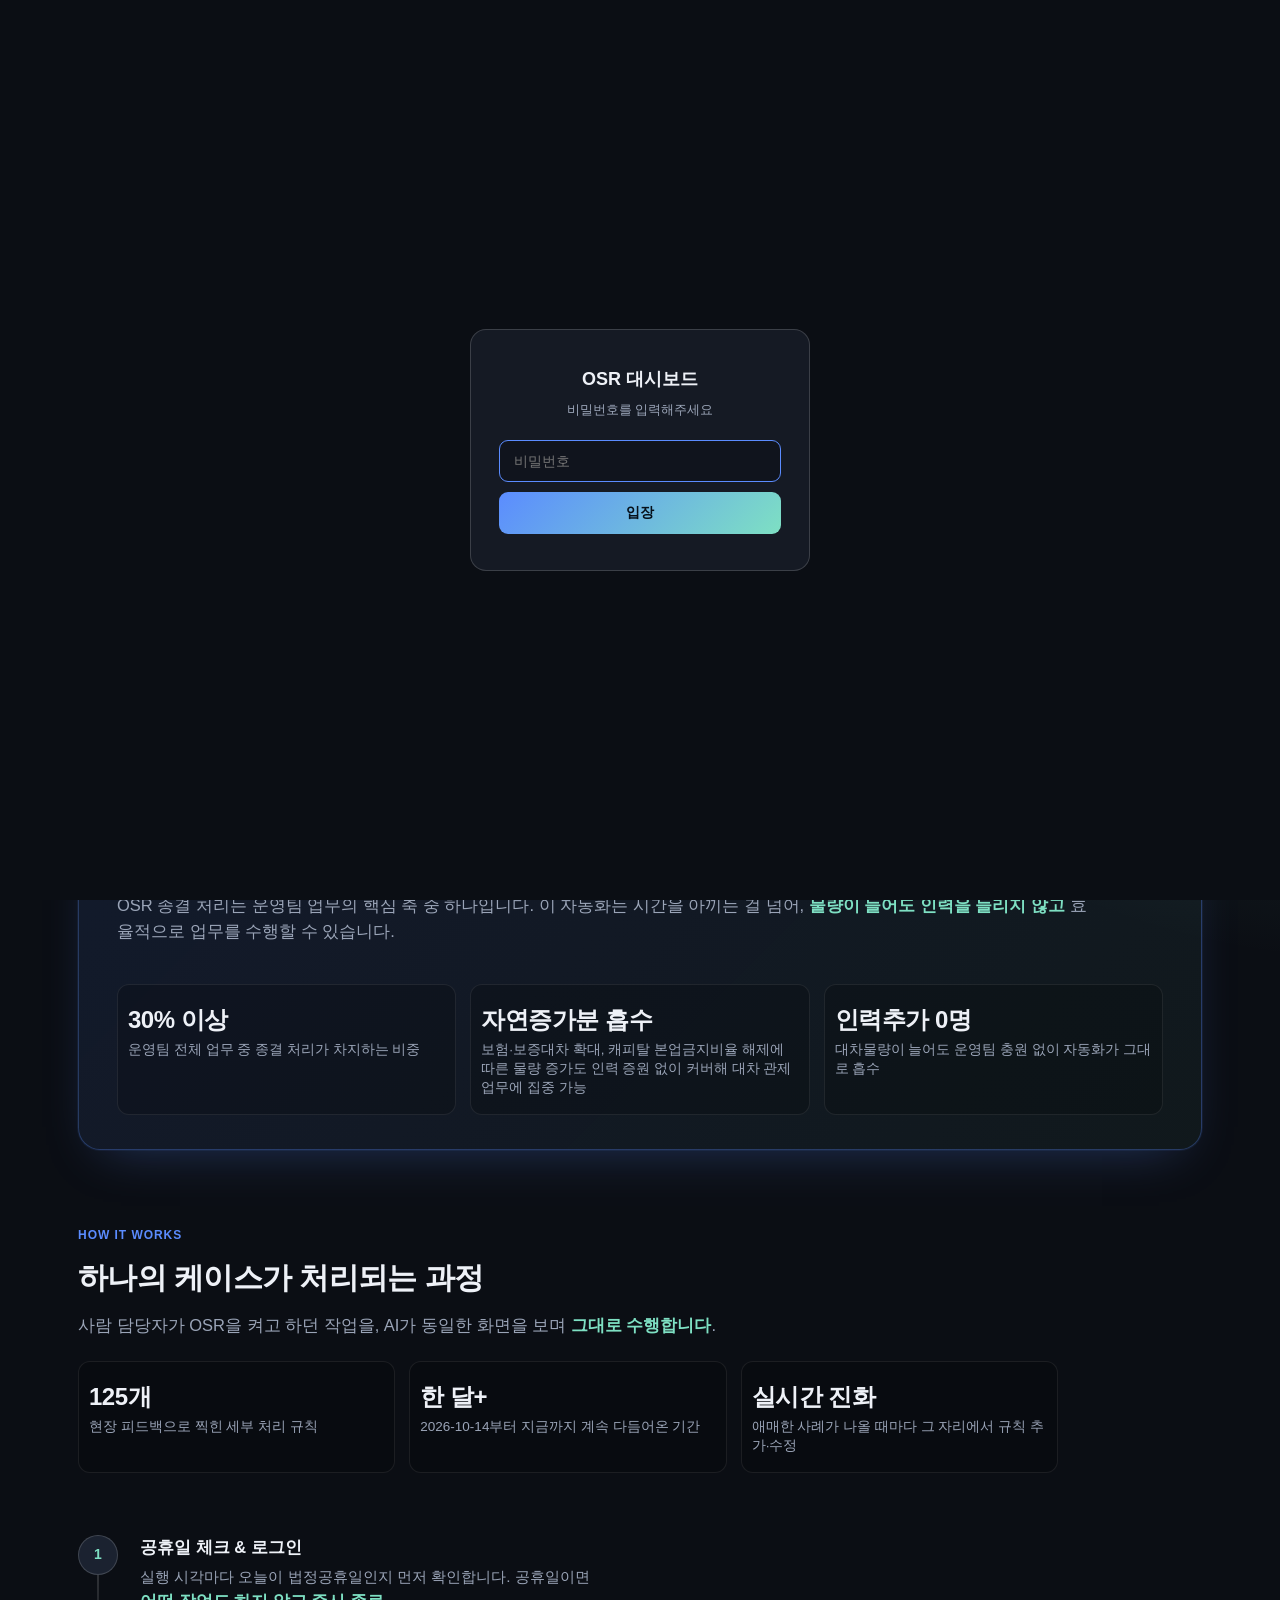
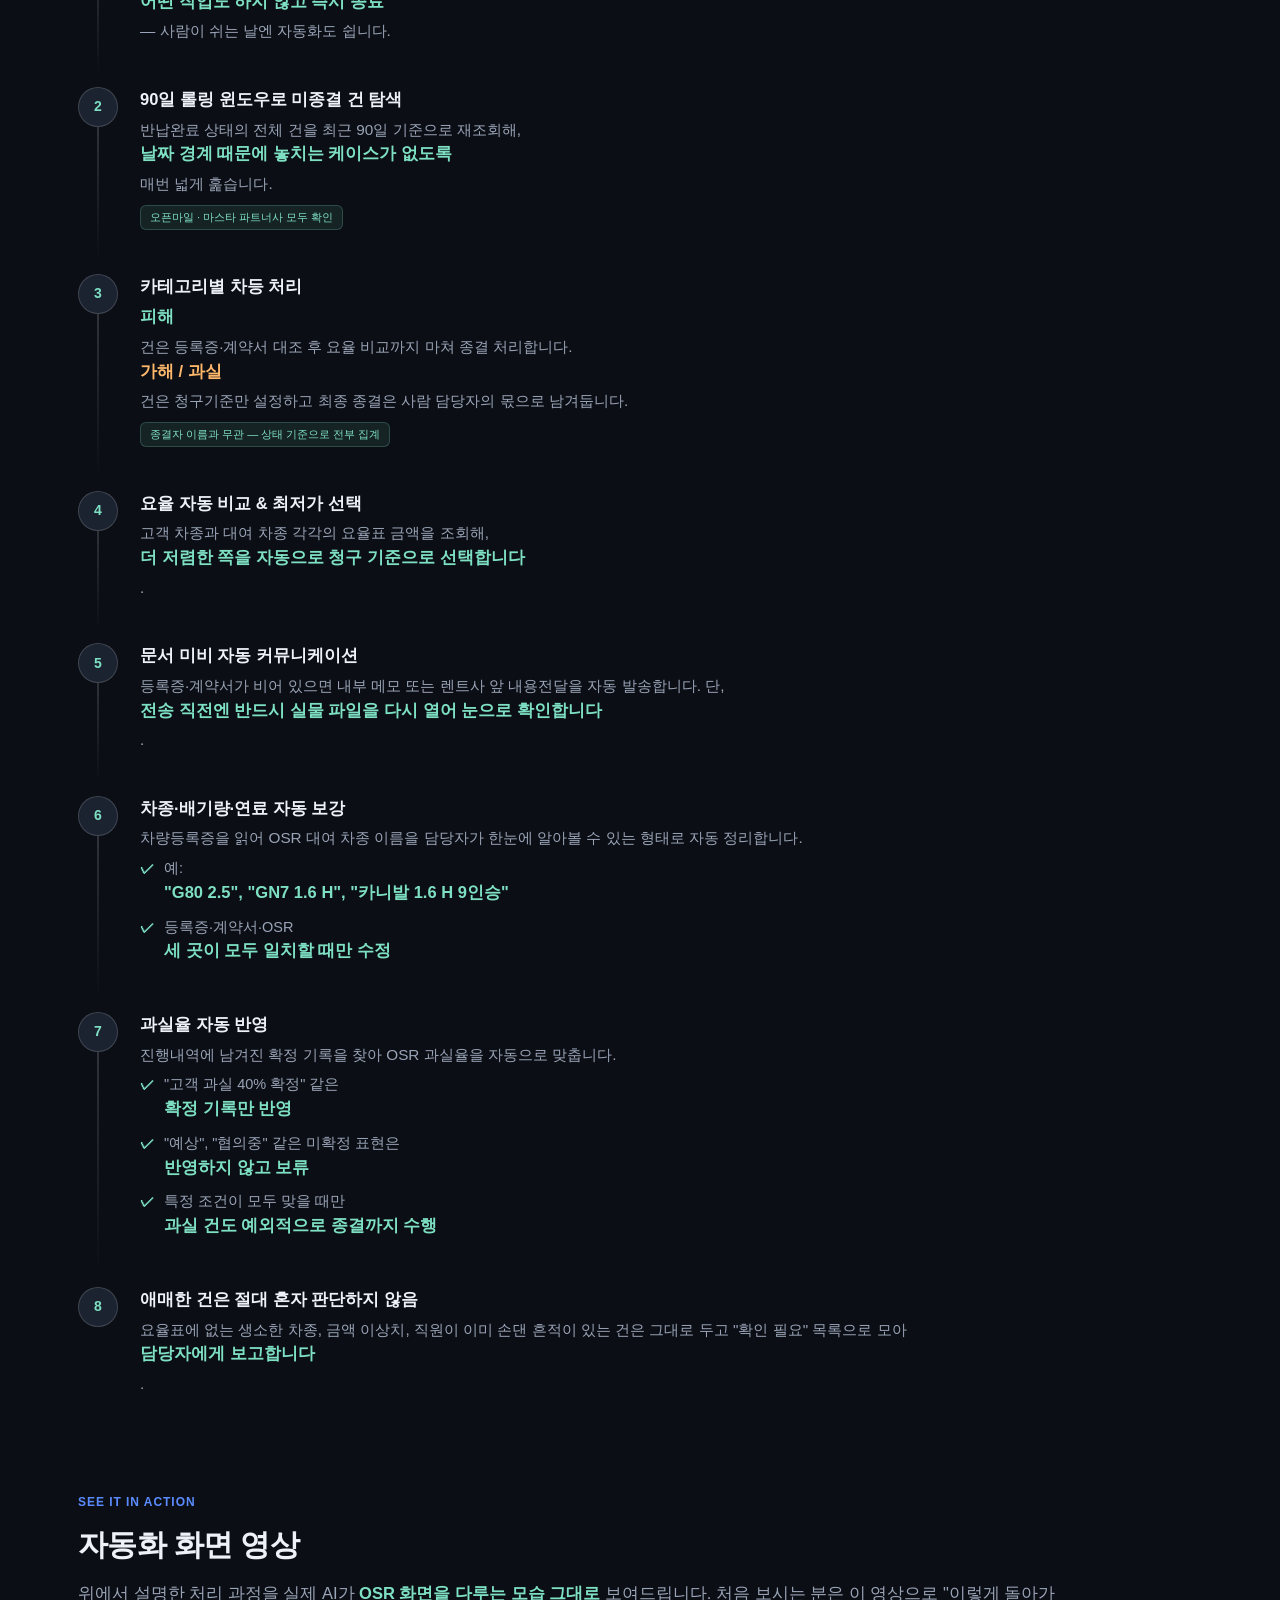
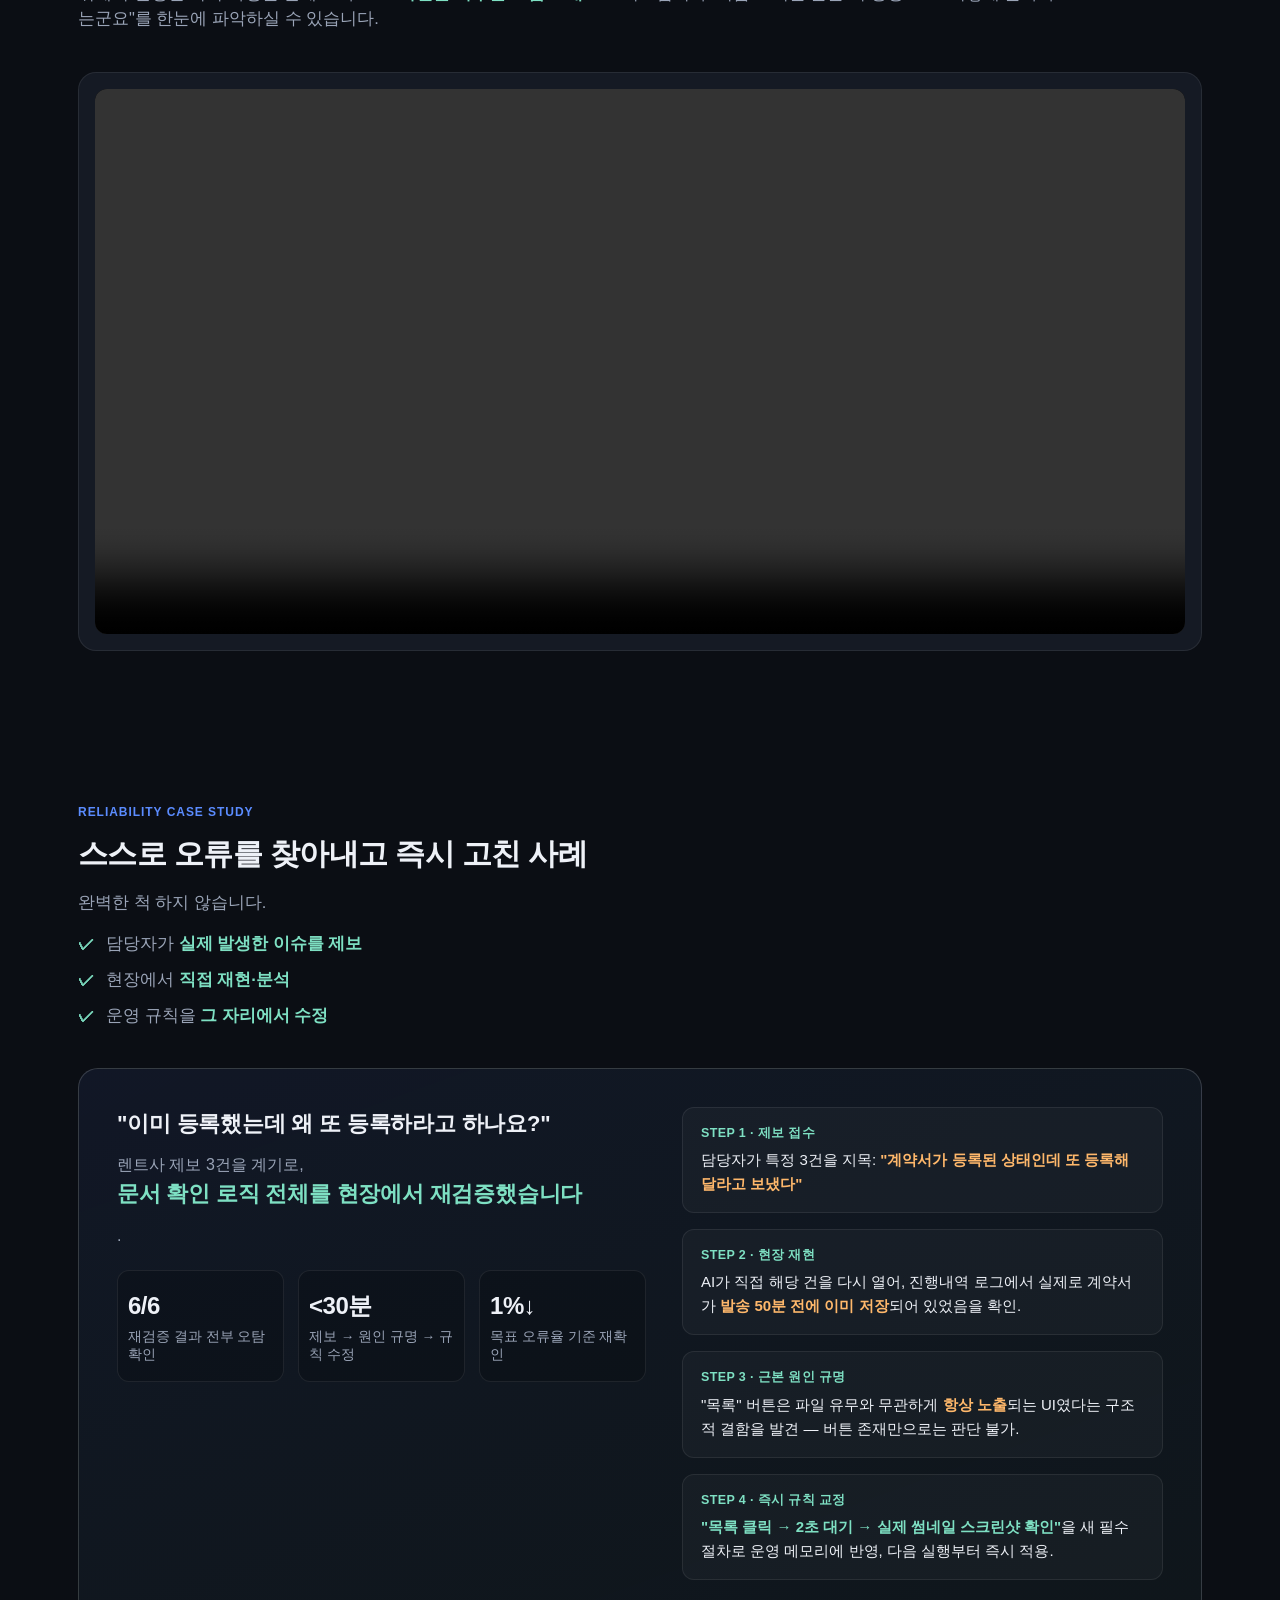
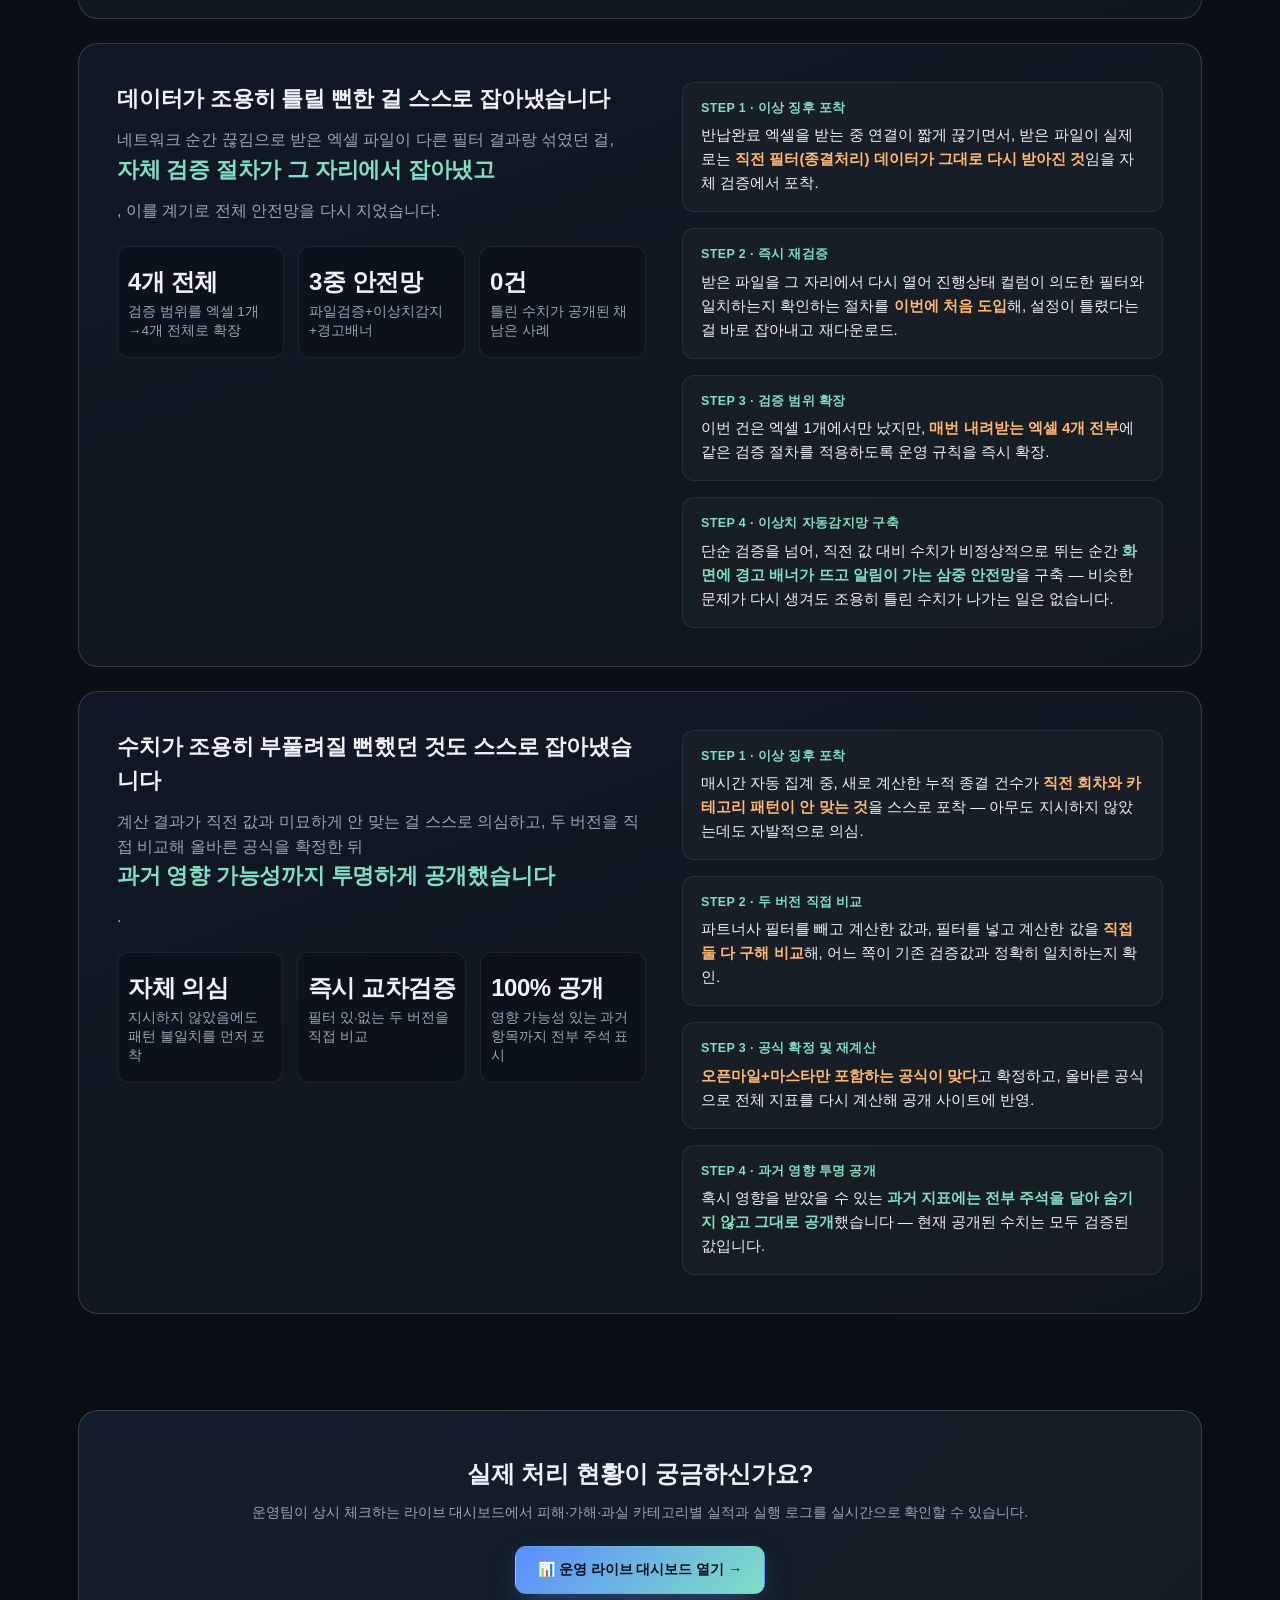
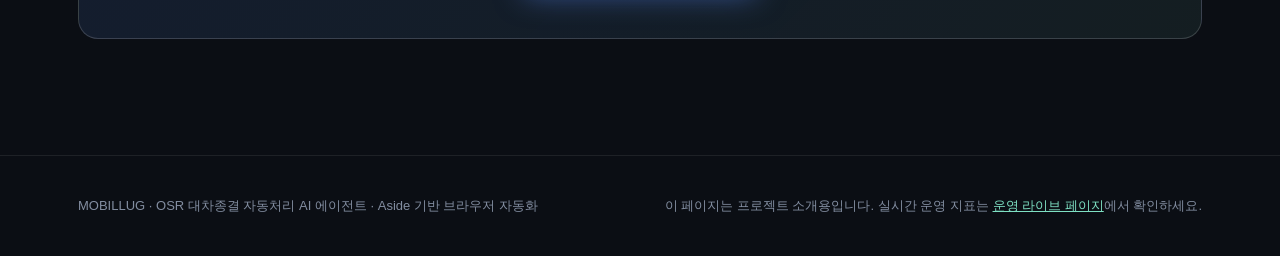
<file: index.html>
<!DOCTYPE html>
<html lang="ko">
<head>
<meta charset="UTF-8">
<meta name="robots" content="noindex, nofollow, noarchive">
<meta name="viewport" content="width=device-width, initial-scale=1.0">
<title>OSR 대차종결 자동처리 AI 에이전트 · 소개</title>
<meta name="description" content="OSR 대차종결 처리를 사람 대신 끝까지 해내는 AI 자동화. 2026.10.2 자동화 전환 이후 누적 4,500건+ 종결·검증 처리.">
<meta property="og:type" content="website">
<meta property="og:title" content="OSR 대차종결 자동처리 AI 에이전트">
<meta property="og:description" content="반복적인 OSR 대차종결 처리를 사람 대신 끝까지 해내는 AI. 누적 종결+검증 건수와 운영 현황을 실시간으로 확인하세요.">
<meta property="og:image" content="https://kthldj-rgb.github.io/osr-dashboard/og-image.jpg">
<meta property="og:image:width" content="1200">
<meta property="og:image:height" content="630">
<meta property="og:url" content="https://kthldj-rgb.github.io/osr-dashboard/">
<meta property="og:locale" content="ko_KR">
<meta name="twitter:card" content="summary_large_image">
<meta name="twitter:title" content="OSR 대차종결 자동처리 AI 에이전트">
<meta name="twitter:description" content="반복적인 OSR 대차종결 처리를 사람 대신 끝까지 해내는 AI.">
<meta name="twitter:image" content="https://kthldj-rgb.github.io/osr-dashboard/og-image.jpg">
<link rel="stylesheet" href="styles.css?v=5">
<style>
  .nav-cta{
    padding:8px 16px; border-radius:9px; font-size:12.5px; font-weight:700;
    background:var(--grad); color:#06101a; text-decoration:none; display:inline-flex; align-items:center; gap:6px;
  }
  .mini-stats{display:flex; gap:28px; flex-wrap:wrap; margin-top:30px;}
  .mini-stat b{font-size:30px; font-weight:800; display:block;}
  .mini-stat span{font-size:14px; color:var(--txt-dim);}
  .cta-band{
    background:linear-gradient(135deg, rgba(91,140,255,.12), rgba(126,224,195,.08));
    border:1px solid var(--line-hi); border-radius:20px; padding:44px; text-align:center; margin-top:20px;
  }
  .cta-band h3{font-size:24px; font-weight:800; margin-bottom:10px;}
  .cta-band p{color:var(--txt-dim); font-size:14px; margin-bottom:22px;}
</style>
</head>
<body>

<div class="pw-gate" id="pwGate" style="display:none;">
  <div class="pw-gate-box">
    <div class="pw-gate-title">OSR 대시보드</div>
    <div class="pw-gate-sub">비밀번호를 입력해주세요</div>
    <input type="password" class="pw-gate-input" id="pwGateInput" placeholder="비밀번호" autocomplete="off">
    <button class="pw-gate-btn" id="pwGateSubmit">입장</button>
    <div class="pw-gate-error" id="pwGateError">비밀번호가 올바르지 않습니다.</div>
  </div>
</div>
<script>
(function(){
  var HASH = 'c63a8b3da9a79409082f2b158cdd119758e5e3158cf26d13bcc6ca0de86425bf';
  function sha256(str){
    var enc = new TextEncoder().encode(str);
    return crypto.subtle.digest('SHA-256', enc).then(function(buf){
      return Array.from(new Uint8Array(buf)).map(function(b){ return b.toString(16).padStart(2,'0'); }).join('');
    });
  }
  var authed = localStorage.getItem('osrDashAuthed') === '1';
  if(!authed){
    document.documentElement.style.overflow = 'hidden';
    document.getElementById('pwGate').style.display = 'flex';
    var input = document.getElementById('pwGateInput');
    var err = document.getElementById('pwGateError');
    function trySubmit(){
      sha256(input.value).then(function(h){
        if(h === HASH){
          localStorage.setItem('osrDashAuthed', '1');
          document.getElementById('pwGate').style.display = 'none';
          document.documentElement.style.overflow = '';
        } else {
          err.style.display = 'block';
          input.value = '';
          input.focus();
        }
      });
    }
    document.getElementById('pwGateSubmit').addEventListener('click', trySubmit);
    input.addEventListener('keydown', function(e){ if(e.key === 'Enter') trySubmit(); });
    setTimeout(function(){ input.focus(); }, 100);
  }
})();
</script>

<nav>
  <div class="wrap">
    <div class="brand">
      <div class="brand-badge">M</div>
      <div>OSR AI Agent<small>MOBILLUG 대차종결 자동처리 · 소개</small></div>
    </div>
    <div class="navlinks">
      <a href="#why">왜 중요한가</a>
      <a href="#pipeline">처리 파이프라인</a>
      <a href="#demo-video">자동화 영상</a>
      <a href="#reliability">신뢰성 사례</a>
    </div>
    <a class="nav-cta" href="live.html">운영팀 라이브 현황 →</a>
  </div>
</nav>

<header class="hero">
  <div class="wrap">
    <div class="eyebrow">🚗 대차종결 처리 · 브라우저 자동화 AI 에이전트</div>
    <h1 class="title">반복적인 OSR 대차종결 처리를<br><span class="grad">사람 대신 처리하는 AI 자동화.</span></h1>
    <p class="subtitle">
      2026년 9월 21일 사람과 함께 한 건씩 확인하는 수동 작업으로 시작해, 10월 2일부터 <b>완전 자동화로 전환했습니다</b>.
    </p>
    <ul class="sum-list">
      <li>평일마다 스스로 OSR에 접속해 <b>대차 이력 탐색</b></li>
      <li>등록증·계약서 대조 &rarr; 요율표 금액 선택 &rarr; <b>청구까지 수행</b></li>
      <li>애매한 건은 <b>절대 임의로 처리하지 않고 사람에게 확인</b></li>
    </ul>
    <div class="hero-cta">
      <a class="btn btn-primary" href="live.html">📊 운영 라이브 대시보드 열기</a>
      <a class="btn btn-ghost" href="#reliability">신뢰성 개선 사례 보기</a>
    </div>
    <div class="mini-stats" id="miniStats">
      <div class="mini-stat"><b id="mini-days">-</b><span>자동화 시작 후 경과일</span></div>
      <div class="mini-stat"><b id="mini-cumulative">-</b><span>종결+검증 건수 (누적)</span></div>
      <div class="mini-stat"><b>90일</b><span>매 실행 재점검 범위</span></div>
    </div>
  </div>
</header>

<section class="sec" id="why" style="padding-bottom:0; padding-top:30px;">
  <div class="wrap">
    <div class="why-highlight">
      <div class="sec-head">
        <div class="sec-kicker">Why It Matters</div>
        <div class="sec-title">단순 반복 업무가 아닙니다</div>
        <div class="sec-desc">OSR 종결 처리는 운영팀 업무의 핵심 축 중 하나입니다. 이 자동화는 시간을 아끼는 걸 넘어, <b>물량이 늘어도 인력을 늘리지 않고</b> 효율적으로 업무를 수행할 수 있습니다.</div>
      </div>
      <div class="cs-metrics" style="margin-bottom:0;">
        <div class="cs-metric"><div class="n">30% 이상</div><div class="l">운영팀 전체 업무 중 종결 처리가 차지하는 비중</div></div>
        <div class="cs-metric"><div class="n">자연증가분 흡수</div><div class="l">보험·보증대차 확대, 캐피탈 본업금지비율 해제에 따른 물량 증가도 인력 증원 없이 커버해 대차 관제 업무에 집중 가능</div></div>
        <div class="cs-metric"><div class="n">인력추가 0명</div><div class="l">대차물량이 늘어도 운영팀 충원 없이 자동화가 그대로 흡수</div></div>
      </div>
    </div>
  </div>
</section>

<section class="sec" id="pipeline">
  <div class="wrap">
    <div class="sec-head">
      <div class="sec-kicker">How It Works</div>
      <div class="sec-title">하나의 케이스가 처리되는 과정</div>
      <div class="sec-desc">사람 담당자가 OSR을 켜고 하던 작업을, AI가 동일한 화면을 보며 <b>그대로 수행합니다</b>.</div>
      <div class="cs-metrics" style="margin-bottom:28px;">
        <div class="cs-metric"><div class="n">125개</div><div class="l">현장 피드백으로 찍힌 세부 처리 규칙</div></div>
        <div class="cs-metric"><div class="n">한 달+</div><div class="l">2026-10-14부터 지금까지 계속 다듬어온 기간</div></div>
        <div class="cs-metric"><div class="n">실시간 진화</div><div class="l">애매한 사례가 나올 때마다 그 자리에서 규칙 추가·수정</div></div>
      </div>
    </div>
    <div class="pipeline">
      <div class="pstep"><div class="pnum">1</div><div class="pbody">
        <b>공휴일 체크 &amp; 로그인</b>
        <p>실행 시각마다 오늘이 법정공휴일인지 먼저 확인합니다. 공휴일이면 <b>어떤 작업도 하지 않고 즉시 종료</b> — 사람이 쉬는 날엔 자동화도 쉽니다.</p>
      </div></div>
      <div class="pstep"><div class="pnum">2</div><div class="pbody">
        <b>90일 롤링 윈도우로 미종결 건 탐색</b>
        <p>반납완료 상태의 전체 건을 최근 90일 기준으로 재조회해, <b>날짜 경계 때문에 놓치는 케이스가 없도록</b> 매번 넓게 훑습니다.</p>
        <span class="ptag">오픈마일 · 마스타 파트너사 모두 확인</span>
      </div></div>
      <div class="pstep"><div class="pnum">3</div><div class="pbody">
        <b>카테고리별 차등 처리</b>
        <p><b style="color:var(--accent2)">피해</b> 건은 등록증·계약서 대조 후 요율 비교까지 마쳐 종결 처리합니다. <b style="color:var(--warn)">가해 / 과실</b> 건은 청구기준만 설정하고 최종 종결은 사람 담당자의 몫으로 남겨둡니다.</p>
        <span class="ptag">종결자 이름과 무관 — 상태 기준으로 전부 집계</span>
      </div></div>
      <div class="pstep"><div class="pnum">4</div><div class="pbody">
        <b>요율 자동 비교 &amp; 최저가 선택</b>
        <p>고객 차종과 대여 차종 각각의 요율표 금액을 조회해, <b>더 저렴한 쪽을 자동으로 청구 기준으로 선택합니다</b>.</p>
      </div></div>
      <div class="pstep"><div class="pnum">5</div><div class="pbody">
        <b>문서 미비 자동 커뮤니케이션</b>
        <p>등록증·계약서가 비어 있으면 내부 메모 또는 렌트사 앞 내용전달을 자동 발송합니다. 단, <b>전송 직전엔 반드시 실물 파일을 다시 열어 눈으로 확인합니다</b>.</p>
      </div></div>
      <div class="pstep"><div class="pnum">6</div><div class="pbody">
        <b>차종·배기량·연료 자동 보강</b>
        <p>차량등록증을 읽어 OSR 대여 차종 이름을 담당자가 한눈에 알아볼 수 있는 형태로 자동 정리합니다.</p>
        <ul class="sum-list sum-list-sm">
          <li>예: <b>"G80 2.5", "GN7 1.6 H", "카니발 1.6 H 9인승"</b></li>
          <li>등록증·계약서·OSR <b>세 곳이 모두 일치할 때만 수정</b></li>
        </ul>
      </div></div>
      <div class="pstep"><div class="pnum">7</div><div class="pbody">
        <b>과실율 자동 반영</b>
        <p>진행내역에 남겨진 확정 기록을 찾아 OSR 과실율을 자동으로 맞춥니다.</p>
        <ul class="sum-list sum-list-sm">
          <li>"고객 과실 40% 확정" 같은 <b>확정 기록만 반영</b></li>
          <li>"예상", "협의중" 같은 미확정 표현은 <b>반영하지 않고 보류</b></li>
          <li>특정 조건이 모두 맞을 때만 <b>과실 건도 예외적으로 종결까지 수행</b></li>
        </ul>
      </div></div>
      <div class="pstep"><div class="pnum">8</div><div class="pbody">
        <b>애매한 건은 절대 혼자 판단하지 않음</b>
        <p>요율표에 없는 생소한 차종, 금액 이상치, 직원이 이미 손댄 흔적이 있는 건은 그대로 두고 "확인 필요" 목록으로 모아 <b>담당자에게 보고합니다</b>.</p>
      </div></div>
    </div>
  </div>
</section>

<section class="sec" id="demo-video" style="padding-top:0;">
  <div class="wrap">
    <div class="sec-head">
      <div class="sec-kicker">See It In Action</div>
      <div class="sec-title">자동화 화면 영상</div>
      <div class="sec-desc">위에서 설명한 처리 과정을 실제 AI가 <b>OSR 화면을 다루는 모습 그대로</b> 보여드립니다. 처음 보시는 분은 이 영상으로 "이렇게 돌아가는군요"를 한눈에 파악하실 수 있습니다.</div>
    </div>
    <div class="chart-card" style="padding:16px;">
      <video controls preload="metadata" style="width:100%; border-radius:12px; display:block; background:#000;">
        <source src="demo.mp4" type="video/mp4">
        브라우저가 video 태그를 지원하지 않습니다. <a href="demo.mp4">영상 다운로드</a>
      </video>
    </div>
  </div>
</section>

<section class="sec" id="reliability">
  <div class="wrap">
    <div class="sec-head">
      <div class="sec-kicker">Reliability Case Study</div>
      <div class="sec-title">스스로 오류를 찾아내고 즉시 고친 사례</div>
      <div class="sec-desc">완벽한 척 하지 않습니다.</div>
      <ul class="sum-list">
        <li>담당자가 <b>실제 발생한 이슈를 제보</b></li>
        <li>현장에서 <b>직접 재현·분석</b></li>
        <li>운영 규칙을 <b>그 자리에서 수정</b></li>
      </ul>
    </div>
    <div class="case-study">
      <div>
        <div class="cs-head">
          <b>"이미 등록했는데 왜 또 등록하라고 하나요?"</b>
          <p>렌트사 제보 3건을 계기로, <b>문서 확인 로직 전체를 현장에서 재검증했습니다</b>.</p>
        </div>
        <div class="cs-metrics">
          <div class="cs-metric"><div class="n">6/6</div><div class="l">재검증 결과 전부 오탐 확인</div></div>
          <div class="cs-metric"><div class="n">&lt;30분</div><div class="l">제보 → 원인 규명 → 규칙 수정</div></div>
          <div class="cs-metric"><div class="n">1%↓</div><div class="l">목표 오류율 기준 재확인</div></div>
        </div>
      </div>
      <div class="cs-timeline">
        <div class="cs-item"><div class="cs-time">STEP 1 · 제보 접수</div>
          <div class="cs-text">담당자가 특정 3건을 지목: <b>"계약서가 등록된 상태인데 또 등록해달라고 보냈다"</b></div></div>
        <div class="cs-item"><div class="cs-time">STEP 2 · 현장 재현</div>
          <div class="cs-text">AI가 직접 해당 건을 다시 열어, 진행내역 로그에서 실제로 계약서가 <b>발송 50분 전에 이미 저장</b>되어 있었음을 확인.</div></div>
        <div class="cs-item"><div class="cs-time">STEP 3 · 근본 원인 규명</div>
          <div class="cs-text">"목록" 버튼은 파일 유무와 무관하게 <b>항상 노출</b>되는 UI였다는 구조적 결함을 발견 — 버튼 존재만으로는 판단 불가.</div></div>
        <div class="cs-item"><div class="cs-time">STEP 4 · 즉시 규칙 교정</div>
          <div class="cs-text"><b class="ok">"목록 클릭 → 2초 대기 → 실제 썸네일 스크린샷 확인"</b>을 새 필수 절차로 운영 메모리에 반영, 다음 실행부터 즉시 적용.</div></div>
      </div>
    </div>

    <div class="case-study" style="margin-top:24px;">
      <div>
        <div class="cs-head">
          <b>데이터가 조용히 틀릴 뻔한 걸 스스로 잡아냈습니다</b>
          <p>네트워크 순간 끊김으로 받은 엑셀 파일이 다른 필터 결과랑 섞였던 걸, <b>자체 검증 절차가 그 자리에서 잡아냈고</b>, 이를 계기로 전체 안전망을 다시 지었습니다.</p>
        </div>
        <div class="cs-metrics">
          <div class="cs-metric"><div class="n">4개 전체</div><div class="l">검증 범위를 엑셀 1개→4개 전체로 확장</div></div>
          <div class="cs-metric"><div class="n">3중 안전망</div><div class="l">파일검증+이상치감지+경고배너</div></div>
          <div class="cs-metric"><div class="n">0건</div><div class="l">틀린 수치가 공개된 채 남은 사례</div></div>
        </div>
      </div>
      <div class="cs-timeline">
        <div class="cs-item"><div class="cs-time">STEP 1 · 이상 징후 포착</div>
          <div class="cs-text">반납완료 엑셀을 받는 중 연결이 짧게 끊기면서, 받은 파일이 실제로는 <b>직전 필터(종결처리) 데이터가 그대로 다시 받아진 것</b>임을 자체 검증에서 포착.</div></div>
        <div class="cs-item"><div class="cs-time">STEP 2 · 즉시 재검증</div>
          <div class="cs-text">받은 파일을 그 자리에서 다시 열어 진행상태 컬럼이 의도한 필터와 일치하는지 확인하는 절차를 <b>이번에 처음 도입</b>해, 설정이 틀렸다는 걸 바로 잡아내고 재다운로드.</div></div>
        <div class="cs-item"><div class="cs-time">STEP 3 · 검증 범위 확장</div>
          <div class="cs-text">이번 건은 엑셀 1개에서만 났지만, <b>매번 내려받는 엑셀 4개 전부</b>에 같은 검증 절차를 적용하도록 운영 규칙을 즉시 확장.</div></div>
        <div class="cs-item"><div class="cs-time">STEP 4 · 이상치 자동감지망 구축</div>
          <div class="cs-text">단순 검증을 넘어, 직전 값 대비 수치가 비정상적으로 뛰는 순간 <b class="ok">화면에 경고 배너가 뜨고 알림이 가는 삼중 안전망</b>을 구축 — 비슷한 문제가 다시 생겨도 조용히 틀린 수치가 나가는 일은 없습니다.</div></div>
      </div>
    </div>

    <div class="case-study" style="margin-top:24px;">
      <div>
        <div class="cs-head">
          <b>수치가 조용히 부풀려질 뻔했던 것도 스스로 잡아냈습니다</b>
          <p>계산 결과가 직전 값과 미묘하게 안 맞는 걸 스스로 의심하고, 두 버전을 직접 비교해 올바른 공식을 확정한 뒤 <b>과거 영향 가능성까지 투명하게 공개했습니다</b>.</p>
        </div>
        <div class="cs-metrics">
          <div class="cs-metric"><div class="n">자체 의심</div><div class="l">지시하지 않았음에도 패턴 불일치를 먼저 포착</div></div>
          <div class="cs-metric"><div class="n">즉시 교차검증</div><div class="l">필터 있·없는 두 버전을 직접 비교</div></div>
          <div class="cs-metric"><div class="n">100% 공개</div><div class="l">영향 가능성 있는 과거 항목까지 전부 주석 표시</div></div>
        </div>
      </div>
      <div class="cs-timeline">
        <div class="cs-item"><div class="cs-time">STEP 1 · 이상 징후 포착</div>
          <div class="cs-text">매시간 자동 집계 중, 새로 계산한 누적 종결 건수가 <b>직전 회차와 카테고리 패턴이 안 맞는 것</b>을 스스로 포착 — 아무도 지시하지 않았는데도 자발적으로 의심.</div></div>
        <div class="cs-item"><div class="cs-time">STEP 2 · 두 버전 직접 비교</div>
          <div class="cs-text">파트너사 필터를 빼고 계산한 값과, 필터를 넣고 계산한 값을 <b>직접 둘 다 구해 비교</b>해, 어느 쪽이 기존 검증값과 정확히 일치하는지 확인.</div></div>
        <div class="cs-item"><div class="cs-time">STEP 3 · 공식 확정 및 재계산</div>
          <div class="cs-text"><b>오픈마일+마스타만 포함하는 공식이 맞다</b>고 확정하고, 올바른 공식으로 전체 지표를 다시 계산해 공개 사이트에 반영.</div></div>
        <div class="cs-item"><div class="cs-time">STEP 4 · 과거 영향 투명 공개</div>
          <div class="cs-text">혹시 영향을 받았을 수 있는 <b class="ok">과거 지표에는 전부 주석을 달아 숨기지 않고 그대로 공개</b>했습니다 — 현재 공개된 수치는 모두 검증된 값입니다.</div></div>
      </div>
    </div>
  </div>
</section>

<section class="sec" style="padding-top:0;">
  <div class="wrap">
    <div class="cta-band">
      <h3>실제 처리 현황이 궁금하신가요?</h3>
      <p>운영팀이 상시 체크하는 라이브 대시보드에서 피해·가해·과실 카테고리별 실적과 실행 로그를 실시간으로 확인할 수 있습니다.</p>
      <a class="btn btn-primary" href="live.html">📊 운영 라이브 대시보드 열기 →</a>
    </div>
  </div>
</section>

<footer>
  <div class="wrap">
    <p>MOBILLUG · OSR 대차종결 자동처리 AI 에이전트 · Aside 기반 브라우저 자동화</p>
    <p>이 페이지는 프로젝트 소개용입니다. 실시간 운영 지표는 <a href="live.html" style="color:var(--accent2);">운영 라이브 페이지</a>에서 확인하세요.</p>
  </div>
</footer>

<script>
fetch('stats.json', { cache: 'no-store' }).then(r=>r.json()).then(data=>{
  if(data.totals?.automationStart){
    const start = new Date(data.totals.automationStart + 'T00:00:00+09:00');
    const now = new Date();
    const days = Math.floor((now - start) / 86400000) + 1;
    document.getElementById('mini-days').textContent = days + '일';
  }
  if(data.handoffTracking?.cumulativeFinalized && data.handoffTracking?.pendingStaffFinalization){
    const miniTotal = data.handoffTracking.cumulativeFinalized.count + data.handoffTracking.pendingStaffFinalization.count;
    document.getElementById('mini-cumulative').textContent = miniTotal.toLocaleString() + '건';
  }
}).catch(()=>{});
</script>

</body>
</html>
</file>
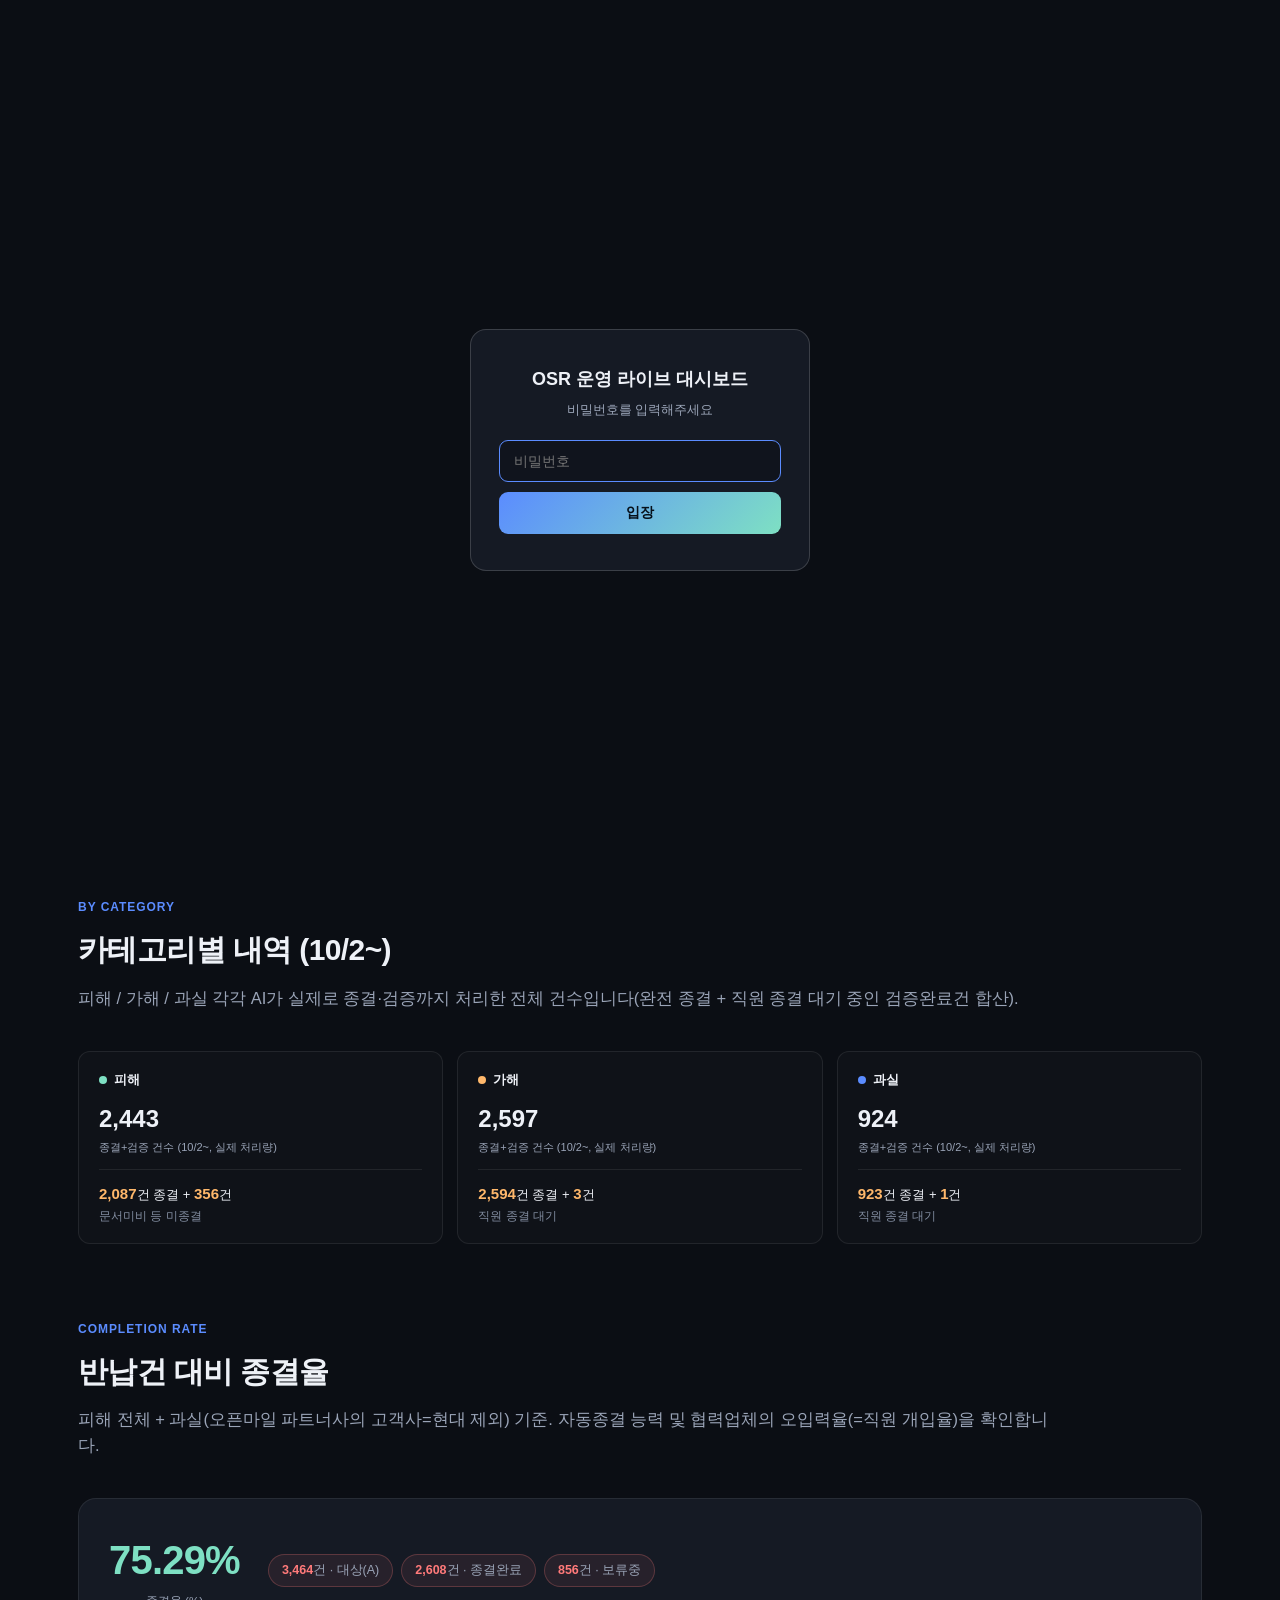
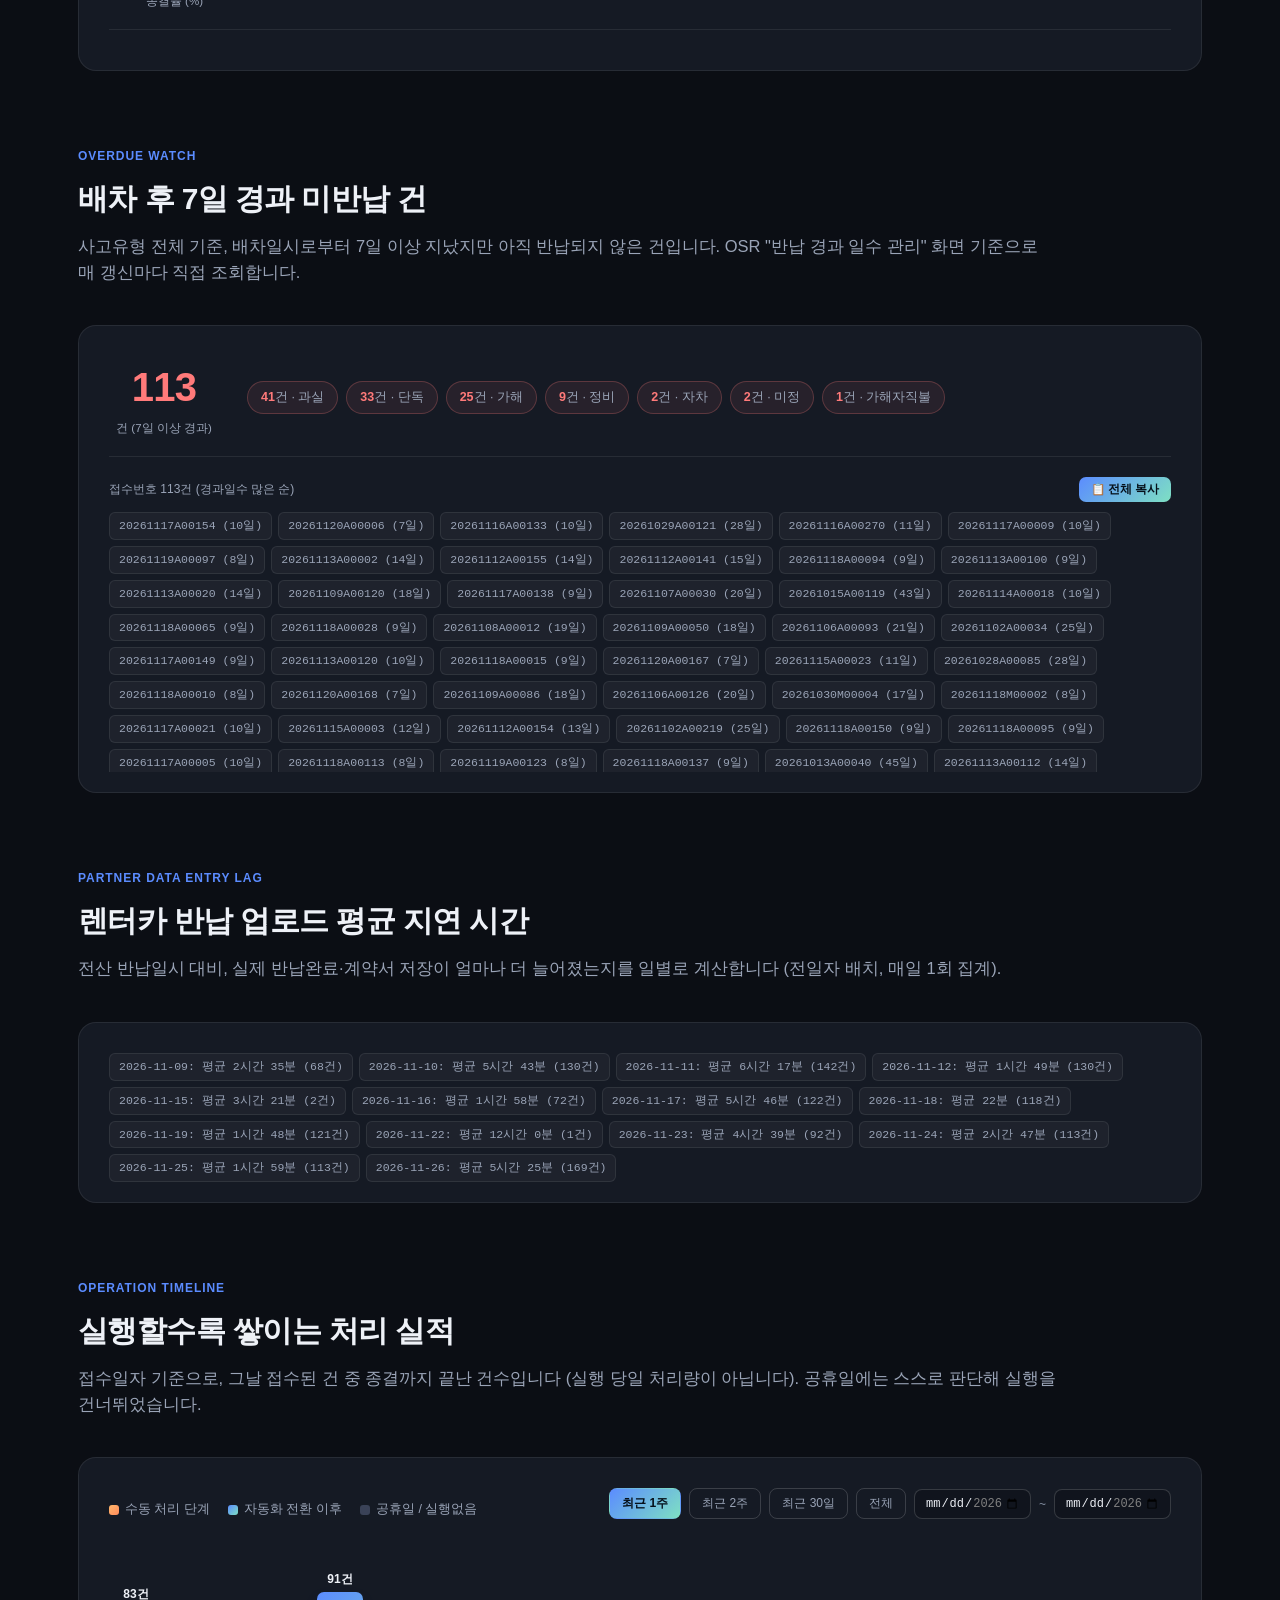
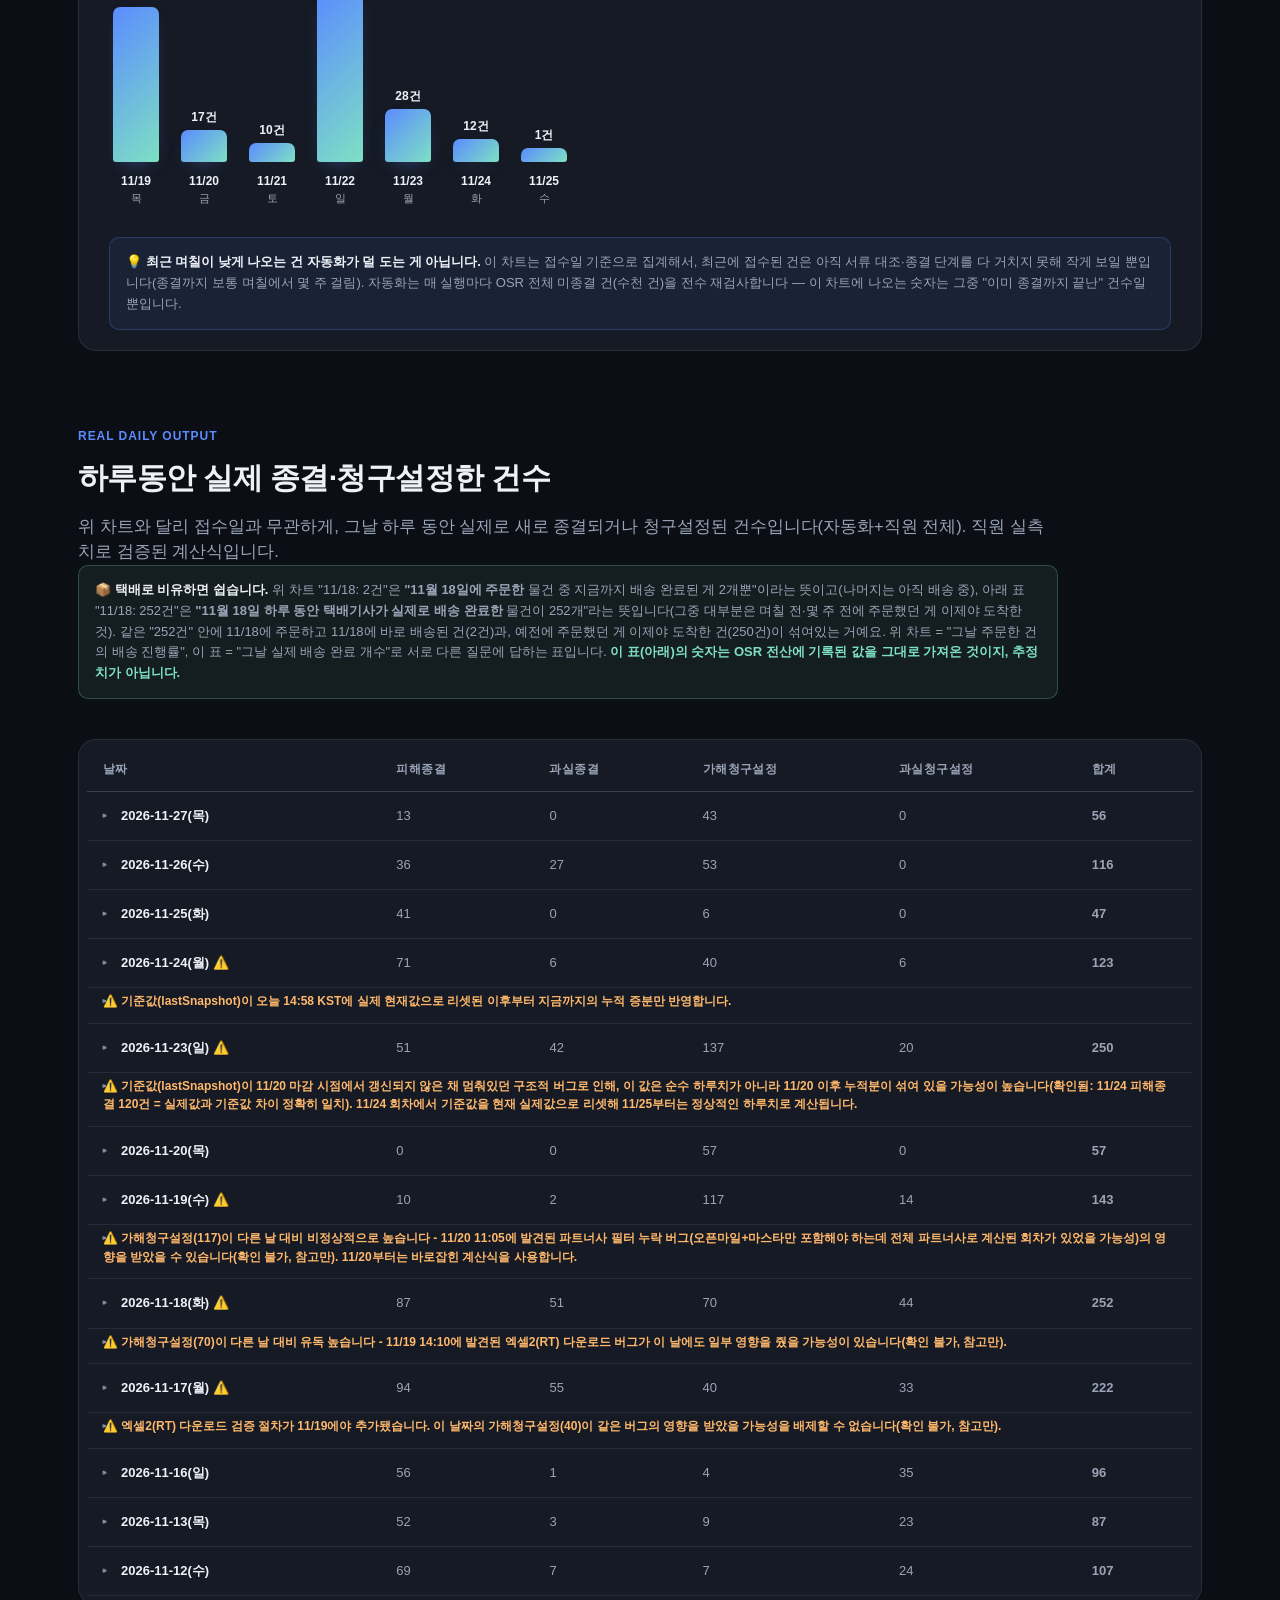
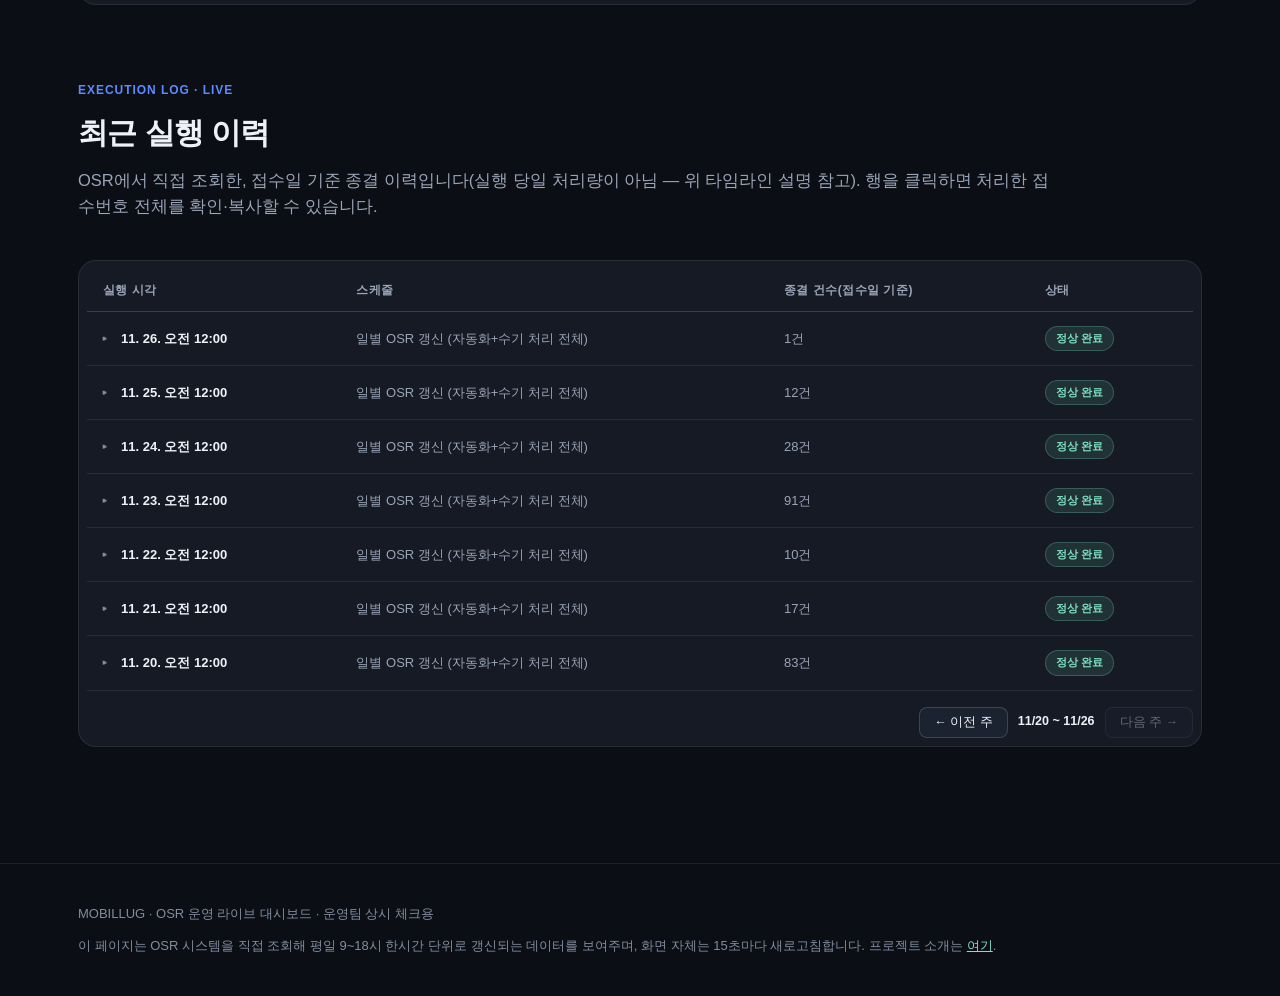
<file: live.html>
<!DOCTYPE html>
<html lang="ko">
<head>
<meta charset="UTF-8">
<meta name="robots" content="noindex, nofollow, noarchive">
<meta name="viewport" content="width=device-width, initial-scale=1.0">
<title>OSR 운영 라이브 대시보드</title>
<meta name="description" content="OSR 대차종결 자동처리 운영팀 실시간 현황 대시보드. 누적 종결처리, 카테고리별 내역, 미반납 추적까지.">
<meta property="og:type" content="website">
<meta property="og:title" content="OSR 운영 라이브 대시보드">
<meta property="og:description" content="누적 종결처리 건수, 카테고리별(피해/가해/과실) 내역, 미반납 추적까지 실시간으로 확인하세요.">
<meta property="og:image" content="https://kthldj-rgb.github.io/osr-dashboard/og-image.jpg">
<meta property="og:image:width" content="1200">
<meta property="og:image:height" content="630">
<meta property="og:url" content="https://kthldj-rgb.github.io/osr-dashboard/live.html">
<meta property="og:locale" content="ko_KR">
<meta name="twitter:card" content="summary_large_image">
<meta name="twitter:title" content="OSR 운영 라이브 대시보드">
<meta name="twitter:image" content="https://kthldj-rgb.github.io/osr-dashboard/og-image.jpg">
<link rel="stylesheet" href="styles.css?v=5">
<style>
  .nav-cta{
    padding:8px 16px; border-radius:9px; font-size:12.5px; font-weight:700;
    border:1px solid var(--line-hi); color:var(--txt); text-decoration:none; display:inline-flex; align-items:center; gap:6px;
  }
  .nav-cta:hover{border-color:var(--accent); color:var(--accent2);}
  .live-hero{padding:48px 0 40px;}
  .hero-stat-strip{
    display:grid; grid-template-columns:repeat(5,1fr); gap:1px;
    background:var(--line); border:1px solid var(--line); border-radius:18px; overflow:hidden;
  }
  .hero-stat-cell{background:var(--card); padding:26px 24px;}
  @media(max-width:860px){ .hero-stat-strip{grid-template-columns:repeat(3,1fr);} }
  @media(max-width:560px){ .hero-stat-strip{grid-template-columns:repeat(2,1fr);} }
  .hero-stat-num{font-size:30px; font-weight:800; letter-spacing:-.02em;}
  .hero-stat-label{margin-top:7px; font-size:14.5px; font-weight:700; color:var(--txt);}
  .hero-stat-sub{margin-top:3px; font-size:12.5px; color:var(--txt-dim);}
  .trigger-panel{
    background:var(--card); border:1px solid var(--line-hi); border-radius:16px; padding:18px 20px;
    min-width:260px; max-width:300px;
  }
  .trigger-panel-title{font-size:12.5px; font-weight:700; color:var(--txt); margin-bottom:12px;}
  .trigger-row{display:flex; align-items:center; justify-content:space-between; gap:10px; margin-bottom:9px;}
  .trigger-btn{
    flex:1; font-size:12.5px; font-weight:700; padding:9px 12px; border-radius:9px;
    background:var(--card-hi); border:1px solid var(--line-hi); color:var(--txt); cursor:pointer; transition:all .15s; text-align:left;
  }
  .trigger-btn:hover:not(:disabled){border-color:var(--accent); color:var(--accent2);}
  .trigger-btn:disabled{opacity:.5; cursor:not-allowed;}
  .trigger-status{font-size:12px; color:var(--txt-faint); text-align:right; min-width:90px; line-height:1.35;}
  .trigger-status.pending{color:var(--warn);}
  .trigger-status.running{color:#5b8cff;}
  .trigger-status.done{color:#7ee0c3;}
  .trigger-status.error{color:#ff7a7a;}
  .trigger-note{font-size:12px; color:var(--txt-dim); margin-top:8px; line-height:1.55; border-top:1px solid var(--line); padding-top:10px;}
</style>
</head>
<body>

<div class="pw-gate" id="pwGate" style="display:none;">
  <div class="pw-gate-box">
    <div class="pw-gate-title">OSR 운영 라이브 대시보드</div>
    <div class="pw-gate-sub">비밀번호를 입력해주세요</div>
    <input type="password" class="pw-gate-input" id="pwGateInput" placeholder="비밀번호" autocomplete="off">
    <button class="pw-gate-btn" id="pwGateSubmit">입장</button>
    <div class="pw-gate-error" id="pwGateError">비밀번호가 올바르지 않습니다.</div>
  </div>
</div>
<script>
(function(){
  var HASH = 'c63a8b3da9a79409082f2b158cdd119758e5e3158cf26d13bcc6ca0de86425bf';
  function sha256(str){
    var enc = new TextEncoder().encode(str);
    return crypto.subtle.digest('SHA-256', enc).then(function(buf){
      return Array.from(new Uint8Array(buf)).map(function(b){ return b.toString(16).padStart(2,'0'); }).join('');
    });
  }
  var authed = localStorage.getItem('osrDashAuthed') === '1';
  if(!authed){
    document.documentElement.style.overflow = 'hidden';
    document.getElementById('pwGate').style.display = 'flex';
    var input = document.getElementById('pwGateInput');
    var err = document.getElementById('pwGateError');
    function trySubmit(){
      sha256(input.value).then(function(h){
        if(h === HASH){
          localStorage.setItem('osrDashAuthed', '1');
          document.getElementById('pwGate').style.display = 'none';
          document.documentElement.style.overflow = '';
        } else {
          err.style.display = 'block';
          input.value = '';
          input.focus();
        }
      });
    }
    document.getElementById('pwGateSubmit').addEventListener('click', trySubmit);
    input.addEventListener('keydown', function(e){ if(e.key === 'Enter') trySubmit(); });
    setTimeout(function(){ input.focus(); }, 100);
  }
})();
</script>

<nav>
  <div class="wrap">
    <div class="brand">
      <div class="brand-badge">M</div>
      <div>OSR 운영 라이브<small>MOBILLUG 대차종결 자동처리</small></div>
    </div>
    <div class="navlinks">
      <a href="#category">카테고리별 내역</a>
      <a href="#completionRate">종결율</a>
      <a href="#returnDelay">반납지연</a>
      <a href="#overdue">미반납 추적</a>
      <a href="#timeline">처리 타임라인</a>
      <a href="#log">실행 로그</a>
    </div>
    <div style="display:flex; align-items:center; gap:10px;">
      <a class="nav-cta" href="./">← 프로젝트 소개</a>
      <div class="status-pill"><span class="dot" id="connDot"></span> <span id="connText">연결 중...</span></div>
    </div>
  </div>
</nav>

<header class="live-hero">
  <div class="wrap">
    <div style="display:flex; justify-content:space-between; align-items:flex-start; gap:28px; flex-wrap:wrap;">
      <div style="flex:1; min-width:300px;">
        <div class="eyebrow live">🟢 LIVE · <span id="routineStatusText">실시간 연동됨</span></div>
        <h1 class="title" style="font-size:clamp(28px,3.6vw,38px);">자동화 시작(10/2) 이후<br><span class="grad">누적 운영 실적 · 상시 추적</span></h1>
        <p class="subtitle" style="font-size:14.5px; max-width:720px;">
          OSR 시스템의 종결처리 총건수를 직접 조회합니다 — 누가 처리하든(팀원의 Aside 자동화 포함) 상태 기준으로 전부 집계되는 상시 운영 지표입니다.
          <span style="color:var(--txt-faint);">마지막 갱신: <b id="lastUpdated" style="color:var(--txt-dim);">-</b> <span style="color:var(--txt-faint);">(평일 9~18시 한시간 단위 수치값 업데이트, 화면 자체는 15초마다 새로고침)</span></span>
        </p>
      </div>
      <div class="trigger-panel">
        <div class="trigger-panel-title">수동 처리 시작 <span style="font-weight:500; color:#ff7a7a;">(일시 중단)</span></div>
        <div class="trigger-row">
          <button class="trigger-btn" data-cat="damage" onclick="triggerManual('damage')" disabled>피해 종결 시작</button>
          <div class="trigger-status" id="trigger-status-damage"></div>
        </div>
        <div class="trigger-row">
          <button class="trigger-btn" data-cat="atfault" onclick="triggerManual('atfault')" disabled>가해 검증 시작</button>
          <div class="trigger-status" id="trigger-status-atfault"></div>
        </div>
        <div class="trigger-row">
          <button class="trigger-btn" data-cat="negligence" onclick="triggerManual('negligence')" disabled>과실 검증 시작</button>
          <div class="trigger-status" id="trigger-status-negligence"></div>
        </div>
        <div class="trigger-note" style="color:#ff7a7a;">발표 기간 동안 일시적으로 비활성화되었습니다. 발표 종료 후 다시 활성화됩니다.</div>
      </div>
    </div>

    <div style="margin-top:40px; padding:32px 36px; border-radius:20px; background:linear-gradient(135deg, rgba(126,224,195,.14), rgba(94,140,255,.08)); border:1px solid rgba(126,224,195,.3); text-align:center;">
      <div style="font-size:14px; font-weight:700; letter-spacing:.04em; color:var(--accent2); text-transform:uppercase;">AI가 실제로 처리한 전체 규모</div>
      <div style="font-size:clamp(52px,8vw,88px); font-weight:800; color:var(--accent2); line-height:1.1; margin-top:6px;" id="hero-total-handled">-</div>
      <div style="font-size:15px; color:var(--txt-dim); margin-top:8px;">종결+검증 건수 · 완전 종결된 건 + 청구설정(검증)까지 끝낸 건의 합계입니다</div>
    </div>

    <div class="hero-stat-strip" style="margin-top:20px;">
      <div class="hero-stat-cell">
        <div class="hero-stat-num" id="hero-cumulative">-</div>
        <div class="hero-stat-label">누적 종결처리 건수</div>
        <div class="hero-stat-sub">자동화 시작(10/2)부터 · 계속 증가</div>
      </div>
      <div class="hero-stat-cell">
        <div class="hero-stat-num" style="color:var(--warn);" id="hero-pending">-</div>
        <div class="hero-stat-label">청구설정 완료 · 종결대기중</div>
        <div class="hero-stat-sub">가해/과실 등, 직원 종결 대기</div>
      </div>
      <div class="hero-stat-cell">
        <div class="hero-stat-num" style="color:#ff7a7a;" id="hero-unresolved">-</div>
        <div class="hero-stat-label">현재 미종결 건수</div>
        <div class="hero-stat-sub">피해(문서미비 등)+가해/과실(종결대기) 합계</div>
      </div>
      <div class="hero-stat-cell">
        <div class="hero-stat-num">90<span style="font-size:15px; font-weight:600; color:var(--txt-dim);">일</span></div>
        <div class="hero-stat-label">매 실행마다 전수 재점검 범위</div>
        <div class="hero-stat-sub">놓치는 건이 없도록 롤링 윈도우</div>
      </div>
      <div class="hero-stat-cell">
        <div class="hero-stat-num" id="hero-days">-</div>
        <div class="hero-stat-label">자동화 시작 후 경과일</div>
        <div class="hero-stat-sub">2026.10.02 ~ 오늘</div>
      </div>
    </div>
  </div>
</header>

<div id="dataQualityBanner" style="display:none; background:#3d1f1f; border-top:1px solid #7a3a3a; border-bottom:1px solid #7a3a3a; padding:14px 0;">
  <div class="wrap">
    <div style="display:flex; align-items:flex-start; gap:10px; font-size:14px; color:#ffb3b3; cursor:pointer;" id="dataQualityBannerHead">
      <span style="font-size:18px; line-height:1;">⚠️</span>
      <div id="dataQualityBannerText" style="flex:1;"><b>데이터 품질 경고:</b> 일부 수치가 직전 대비 비정상적으로 변동해 확인이 필요합니다.</div>
      <span id="dataQualityToggle" style="font-size:12px; color:#ffb3b3; white-space:nowrap; text-decoration:underline;">자세히 보기 ▾</span>
    </div>
    <div id="dataQualityBannerList" style="display:none; margin-top:12px; flex-direction:column; gap:8px; max-height:280px; overflow-y:auto;"></div>
  </div>
</div>

<section class="sec" id="category" style="padding-top:12px;">
  <div class="wrap">
    <div class="sec-head">
      <div class="sec-kicker">By Category</div>
      <div class="sec-title">카테고리별 내역 (10/2~)</div>
      <div class="sec-desc">피해 / 가해 / 과실 각각 AI가 실제로 종결·검증까지 처리한 전체 건수입니다(완전 종결 + 직원 종결 대기 중인 검증완료건 합산).</div>
    </div>
    <div class="cat-grid" id="catGrid" style="display:grid; grid-template-columns:repeat(3,1fr); gap:14px;"></div>
  </div>
</section>

<section class="sec" id="completionRate" style="padding-top:0;">
  <div class="wrap">
    <div class="sec-head">
      <div class="sec-kicker">Completion Rate</div>
      <div class="sec-title">반납건 대비 종결율</div>
      <div class="sec-desc">피해 전체 + 과실(오픈마일 파트너사의 고객사=현대 제외) 기준. 자동종결 능력 및 협력업체의 오입력율(=직원 개입율)을 확인합니다.</div>
    </div>
    <div class="chart-card">
      <div class="overdue-top">
        <div class="overdue-count-box">
          <div class="overdue-count" style="color:#7ee0c3;" id="completionRateNum">-</div>
          <div class="overdue-count-label">종결율 (%)</div>
        </div>
        <div class="overdue-breakdown">
          <span class="overdue-chip"><b id="completionA">-</b>건 · 대상(A)</span>
          <span class="overdue-chip"><b id="completionDone">-</b>건 · 종결완료</span>
          <span class="overdue-chip"><b id="completionPending">-</b>건 · 보류중</span>
        </div>
      </div>
    </div>
  </div>
</section>

<section class="sec" id="overdue" style="padding-top:0;">
  <div class="wrap">
    <div class="sec-head">
      <div class="sec-kicker">Overdue Watch</div>
      <div class="sec-title">배차 후 7일 경과 미반납 건</div>
      <div class="sec-desc">사고유형 전체 기준, 배차일시로부터 7일 이상 지났지만 아직 반납되지 않은 건입니다. OSR "반납 경과 일수 관리" 화면 기준으로 매 갱신마다 직접 조회합니다.</div>
    </div>
    <div class="chart-card">
      <div class="overdue-top">
        <div class="overdue-count-box">
          <div class="overdue-count" id="overdueCount">-</div>
          <div class="overdue-count-label">건 (7일 이상 경과)</div>
        </div>
        <div class="overdue-breakdown" id="overdueBreakdown"></div>
      </div>
      <div class="case-list-head">
        <span id="overdueListLabel">접수번호 -건</span>
        <button class="copy-btn" onclick="copyOverdueList(event)">📋 전체 복사</button>
      </div>
      <div class="case-chips" id="overdueChips" style="max-height:260px;"></div>
    </div>
  </div>
</section>

<section class="sec" id="returnDelay" style="padding-top:0;">
  <div class="wrap">
    <div class="sec-head">
      <div class="sec-kicker">Partner Data Entry Lag</div>
      <div class="sec-title">렌터카 반납 업로드 평균 지연 시간</div>
      <div class="sec-desc">전산 반납일시 대비, 실제 반납완료·계약서 저장이 얼마나 더 늘어졌는지를 일별로 계산합니다 (전일자 배치, 매일 1회 집계).</div>
    </div>
    <div class="chart-card" id="returnDelayCard">
      <div style="color:var(--txt-faint); font-size:13px; text-align:center; padding:30px;" id="returnDelayEmpty">데이터 수집 중… 첫 집계는 다음 일별 배치에서 반영됩니다.</div>
      <div class="case-chips" id="returnDelayChips" style="display:none;"></div>
      <div class="week-nav" id="returnDelayNav" style="display:none;">
        <button id="rdPrev" onclick="changeReturnDelayPage(1)">← 이전</button>
        <span><b id="rdPageLabel">-</b></span>
        <button id="rdNext" onclick="changeReturnDelayPage(-1)">다음 →</button>
      </div>
    </div>
  </div>
</section>

<section class="sec" id="timeline" style="padding-top:0;">
  <div class="wrap">
    <div class="sec-head">
      <div class="sec-kicker">Operation Timeline</div>
      <div class="sec-title">실행할수록 쌓이는 처리 실적</div>
      <div class="sec-desc">접수일자 기준으로, 그날 접수된 건 중 종결까지 끝난 건수입니다 (실행 당일 처리량이 아닙니다). 공휴일에는 스스로 판단해 실행을 건너뛰었습니다.</div>
    </div>
    <div class="chart-card">
      <div class="chart-top">
        <div class="legend">
          <div class="legend-item"><span class="legend-swatch" style="background:linear-gradient(135deg,#ffb86b,#ff8a5b)"></span>수동 처리 단계</div>
          <div class="legend-item"><span class="legend-swatch" style="background:var(--grad)"></span>자동화 전환 이후</div>
          <div class="legend-item"><span class="legend-swatch" style="background:#3a4257"></span>공휴일 / 실행없음</div>
        </div>
        <div class="range-controls">
          <button class="range-btn" data-range="7" onclick="applyChartRange(7)">최근 1주</button>
          <button class="range-btn" data-range="14" onclick="applyChartRange(14)">최근 2주</button>
          <button class="range-btn" data-range="30" onclick="applyChartRange(30)">최근 30일</button>
          <button class="range-btn" data-range="all" onclick="applyChartRange('all')">전체</button>
          <input type="date" id="chartFrom" class="range-date" onchange="applyCustomRange()">
          <span style="color:var(--txt-faint); font-size:12px;">~</span>
          <input type="date" id="chartTo" class="range-date" onchange="applyCustomRange()">
        </div>
      </div>
      <div class="bars" id="barChart"></div>
      <div style="margin-top:16px; padding:14px 16px; background:rgba(94,140,255,.08); border:1px solid rgba(94,140,255,.25); border-radius:10px; font-size:13px; color:var(--txt-dim); line-height:1.6;">
        💡 <b style="color:var(--txt);">최근 며칠이 낮게 나오는 건 자동화가 덜 도는 게 아닙니다.</b> 이 차트는 접수일 기준으로 집계해서, 최근에 접수된 건은 아직 서류 대조·종결 단계를 다 거치지 못해 작게 보일 뿐입니다(종결까지 보통 며칠에서 몇 주 걸림). 자동화는 매 실행마다 OSR 전체 미종결 건(수천 건)을 전수 재검사합니다 — 이 차트에 나오는 숫자는 그중 "이미 종결까지 끝난" 건수일 뿐입니다.
      </div>
    </div>
  </div>
</section>

<section class="sec" id="throughput" style="padding-top:0;">
  <div class="wrap">
    <div class="sec-head">
      <div class="sec-kicker">Real Daily Output</div>
      <div class="sec-title">하루동안 실제 종결·청구설정한 건수</div>
      <div class="sec-desc">위 차트와 달리 접수일과 무관하게, 그날 하루 동안 실제로 새로 종결되거나 청구설정된 건수입니다(자동화+직원 전체). 직원 실측치로 검증된 계산식입니다.</div>
      <div style="margin-bottom:20px; padding:14px 16px; background:rgba(126,224,195,.08); border:1px solid rgba(126,224,195,.25); border-radius:10px; font-size:13px; color:var(--txt-dim); line-height:1.6;">
        📦 <b style="color:var(--txt);">택배로 비유하면 쉽습니다.</b> 위 차트 "11/18: 2건"은 <b>"11월 18일에 주문한</b> 물건 중 지금까지 배송 완료된 게 2개뿐"이라는 뜻이고(나머지는 아직 배송 중), 아래 표 "11/18: 252건"은 <b>"11월 18일 하루 동안 택배기사가 실제로 배송 완료한</b> 물건이 252개"라는 뜻입니다(그중 대부분은 며칠 전·몇 주 전에 주문했던 게 이제야 도착한 것). 같은 "252건" 안에 11/18에 주문하고 11/18에 바로 배송된 건(2건)과, 예전에 주문했던 게 이제야 도착한 건(250건)이 섞여있는 거예요. 위 차트 = "그날 주문한 건의 배송 진행률", 이 표 = "그날 실제 배송 완료 개수"로 서로 다른 질문에 답하는 표입니다. <b style="color:var(--accent2);">이 표(아래)의 숫자는 OSR 전산에 기록된 값을 그대로 가져온 것이지, 추정치가 아닙니다.</b>
      </div>
    </div>
    <div class="chart-card" style="padding:8px 8px 8px;">
      <table class="log-table">
        <thead><tr><th>날짜</th><th>피해종결</th><th>과실종결</th><th>가해청구설정</th><th>과실청구설정</th><th>합계</th></tr></thead>
        <tbody id="throughputBody"><tr><td colspan="6" style="text-align:center; padding:40px;">불러오는 중...</td></tr></tbody>
      </table>
    </div>
  </div>
</section>

<section class="sec" id="log" style="padding-top:0;">
  <div class="wrap">
    <div class="sec-head">
      <div class="sec-kicker">Execution Log · Live</div>
      <div class="sec-title">최근 실행 이력</div>
      <div class="sec-desc">OSR에서 직접 조회한, 접수일 기준 종결 이력입니다(실행 당일 처리량이 아님 — 위 타임라인 설명 참고). 행을 클릭하면 처리한 접수번호 전체를 확인·복사할 수 있습니다.</div>
    </div>
    <div class="chart-card" style="padding:8px 8px 8px;">
      <table class="log-table">
        <thead><tr><th>실행 시각</th><th>스케줄</th><th>종결 건수(접수일 기준)</th><th>상태</th></tr></thead>
        <tbody id="logBody"><tr><td colspan="4" style="text-align:center; padding:40px;">불러오는 중...</td></tr></tbody>
      </table>
      <div class="week-nav">
        <button id="weekPrev" onclick="changeLogWeek(1)">← 이전 주</button>
        <span><b id="weekLabel">-</b></span>
        <button id="weekNext" onclick="changeLogWeek(-1)">다음 주 →</button>
      </div>
    </div>
  </div>
</section>

<footer>
  <div class="wrap">
    <p>MOBILLUG · OSR 운영 라이브 대시보드 · 운영팀 상시 체크용</p>
    <p>이 페이지는 OSR 시스템을 직접 조회해 평일 9~18시 한시간 단위로 갱신되는 데이터를 보여주며, 화면 자체는 15초마다 새로고침합니다. 프로젝트 소개는 <a href="./" style="color:var(--accent2);">여기</a>.</p>
  </div>
</footer>

<script>
const REFRESH_MS = 15000;
let lastGoodData = null;

function fmtTime(iso){
  const d = new Date(iso);
  return d.toLocaleString('ko-KR', { month:'2-digit', day:'2-digit', hour:'2-digit', minute:'2-digit', second:'2-digit', hour12:false });
}
function fmtDate(iso){
  const d = new Date(iso);
  return d.toLocaleString('ko-KR', { month:'2-digit', day:'2-digit', hour:'2-digit', minute:'2-digit' });
}
function fmtDateOnly(ms){
  const d = new Date(ms);
  return (d.getMonth()+1).toString().padStart(2,'0') + '/' + d.getDate().toString().padStart(2,'0');
}

function renderCategoryGrid(cb){
  const catGrid = document.getElementById('catGrid');
  const cats = [
    { key:'damage', label:'피해', color:'#7ee0c3', pendingKey:'pendingDocsOrOther', pendingLabel:'문서미비 등 미종결' },
    { key:'atfault', label:'가해', color:'#ffb86b', pendingKey:'pendingStaffFinalization', pendingLabel:'직원 종결 대기' },
    { key:'negligence', label:'과실', color:'#5b8cff', pendingKey:'pendingStaffFinalization', pendingLabel:'직원 종결 대기' },
  ];
  catGrid.innerHTML = '';
  cats.forEach(c=>{
    const d = cb[c.key];
    if(!d) return;
    const pendingVal = d[c.pendingKey];
    const totalHandled = d.finalized + pendingVal;
    const card = document.createElement('div');
    card.className = 'cat-card';
    card.innerHTML = `
      <div class="cat-name"><span class="cat-dot" style="background:${c.color}"></span>${c.label}</div>
      <div class="cat-main">${totalHandled.toLocaleString()}</div>
      <div class="cat-main-label">종결+검증 건수 (10/2~, 실제 처리량)</div>
      <div class="cat-sub"><b>${d.finalized.toLocaleString()}</b>건 종결 + <b>${pendingVal.toLocaleString()}</b>건
        <div class="cat-sub-label">${d.pendingNote || c.pendingLabel}</div>
      </div>`;
    catGrid.appendChild(card);
  });
}

let fullDailyData = [];
let currentRangeDays = 7;

function applyChartRange(days){
  currentRangeDays = days;
  document.querySelectorAll('.range-btn[data-range]').forEach(b=>{
    b.classList.toggle('active', b.dataset.range == String(days));
  });
  let sliced;
  if(days === 'all'){
    sliced = fullDailyData;
  } else {
    sliced = fullDailyData.slice(-days);
  }
  renderChart(sliced);
}

function applyCustomRange(){
  const fromVal = document.getElementById('chartFrom').value;
  const toVal = document.getElementById('chartTo').value;
  if(!fromVal || !toVal) return;
  document.querySelectorAll('.range-btn[data-range]').forEach(b=>b.classList.remove('active'));
  const sliced = fullDailyData.filter(d => d.date >= fromVal && d.date <= toVal);
  renderChart(sliced);
}

function renderChart(daily){
  const barChart = document.getElementById('barChart');
  barChart.innerHTML = '';
  const max = Math.max(...daily.map(d=>(d.cases ?? d.count ?? 0)), 1);
  const weekday = ['일','월','화','수','목','금','토'];
  let prevPhase = null;
  daily.forEach((d,i)=>{
    if(d.phase && prevPhase && d.phase !== prevPhase){
      const divider = document.createElement('div');
      divider.className = 'phase-divider';
      divider.innerHTML = '<span class="pd-label">자동화 전환 →</span>';
      barChart.appendChild(divider);
    }
    prevPhase = d.phase || prevPhase;
    const dateObj = new Date(d.date + 'T00:00:00+09:00');
    const label = (dateObj.getMonth()+1).toString().padStart(2,'0')+'/'+dateObj.getDate().toString().padStart(2,'0');
    const wd = weekday[dateObj.getDay()];
    const dCases = d.cases ?? d.count ?? 0;
    const isHoliday = dCases === 0;
    const h = isHoliday ? 18 : Math.max(14, (dCases/max)*170);
    const barClass = isHoliday ? 'holiday' : (d.phase === 'manual' ? 'manual' : '');
    const col = document.createElement('div');
    col.className = 'bar-col';
    col.innerHTML = `
      <div class="bar ${barClass}" style="height:${h}px">
        <div class="bar-val">${isHoliday ? '-' : dCases+'건'}</div>
      </div>
      <div class="bar-date"><b>${label}</b>${wd}</div>`;
    barChart.appendChild(col);
  });
}

function badgeFor(status, cases){
  if(status === 'errored') return '<span class="badge badge-err">오류</span>';
  if(status === 'aborted') return '<span class="badge badge-err">중단됨</span>';
  if(status === 'running') return '<span class="badge badge-ok">진행 중</span>';
  if(cases === 0 || cases === null) return '<span class="badge badge-skip">실행됨 (0건)</span>';
  return '<span class="badge badge-ok">정상 완료</span>';
}

let allRunsData = [];
let weekOffset = 0;

let returnDelayFullData = [];
let returnDelayPage = 0;
const RD_PAGE_SIZE = 14;
function renderReturnDelayPage(){
  const chipsEl = document.getElementById('returnDelayChips');
  chipsEl.style.display = 'flex';
  const sorted = [...returnDelayFullData].reverse(); // 최신순
  const start = returnDelayPage * RD_PAGE_SIZE;
  const pageItems = sorted.slice(start, start + RD_PAGE_SIZE).reverse(); // 다시 오래된순으로 표시
  chipsEl.innerHTML = pageItems.map(d => `<span class="case-chip">${d.date}: 평균 ${formatMinutesAsHM(d.avgMinutes)} (${d.count}건)</span>`).join('');
  const totalPages = Math.max(1, Math.ceil(sorted.length / RD_PAGE_SIZE));
  document.getElementById('rdPageLabel').textContent = `${returnDelayPage+1} / ${totalPages} 페이지 (총 ${returnDelayFullData.length}일)`;
  document.getElementById('rdPrev').disabled = (returnDelayPage+1) >= totalPages;
  document.getElementById('rdNext').disabled = returnDelayPage <= 0;
}
function changeReturnDelayPage(delta){
  returnDelayPage = Math.max(0, returnDelayPage + delta);
  renderReturnDelayPage();
}

function getWeekBounds(refDateMs, offset){
  const end = new Date(refDateMs - offset*7*24*3600*1000);
  const start = new Date(end.getTime() - 7*24*3600*1000);
  return { start, end };
}

function changeLogWeek(delta){
  weekOffset = Math.max(0, weekOffset + delta);
  renderLogWeek();
}

function scheduleLabelFor(title){
  return (title||'').includes('9시30') ? '평일 9:30' :
         (title||'').includes('17시') && (title||'').includes('13시') ? '평일 13/17시' :
         (title||'').includes('17시') ? '평일 17시' :
         (title||'').includes('13시') ? '평일 13시' : (title || '-');
}

function renderLogWeek(){
  if(!allRunsData.length) return;
  const sorted = [...allRunsData].sort((a,b)=> new Date(b.created) - new Date(a.created));
  const mostRecentMs = new Date(sorted[0].created).getTime();
  const { start, end } = getWeekBounds(mostRecentMs, weekOffset);
  const weekRuns = sorted.filter(r => { const t = new Date(r.created).getTime(); return t > start.getTime() && t <= end.getTime(); });

  const logBody = document.getElementById('logBody');
  logBody.innerHTML = '';
  if(weekRuns.length === 0){
    logBody.innerHTML = '<tr><td colspan="4" style="text-align:center; padding:40px; color:var(--txt-faint);">이 기간에는 실행 기록이 없습니다.</td></tr>';
  } else {
    weekRuns.forEach((r, idx)=>{
      const tr = document.createElement('tr');
      tr.innerHTML = `<td>${fmtDate(r.created)}</td><td>${scheduleLabelFor(r.title)}</td><td>${r.cases!==null?r.cases+'건':'—'}</td><td>${badgeFor(r.status, r.cases)}</td>`;
      const panelRow = document.createElement('tr');
      panelRow.className = 'case-panel';
      const rowId = 'case-' + idx + '-' + weekOffset;
      panelRow.id = rowId;
      const nums = r.caseNumbers || [];
      panelRow.innerHTML = `<td colspan="4">
        <div class="case-list-head">
          <span>접수번호 ${nums.length}건</span>
          <button class="copy-btn" onclick="copyCaseList(event, '${rowId}')">📋 복사</button>
        </div>
        <div class="case-chips">${nums.length ? nums.map(n=>`<span class="case-chip">${n}</span>`).join('') : '<span style="color:var(--txt-faint); font-size:12px;">접수번호 기록 없음</span>'}</div>
      </td>`;
      tr.addEventListener('click', ()=>{
        tr.classList.toggle('expanded');
        panelRow.classList.toggle('open');
      });
      logBody.appendChild(tr);
      logBody.appendChild(panelRow);
    });
  }

  document.getElementById('weekLabel').textContent = `${fmtDateOnly(start.getTime()+24*3600*1000)} ~ ${fmtDateOnly(end.getTime())}`;
  document.getElementById('weekNext').disabled = weekOffset === 0;
  const hasOlder = sorted.some(r => new Date(r.created).getTime() <= start.getTime());
  document.getElementById('weekPrev').disabled = !hasOlder;
}

function copyCaseList(evt, rowId){
  evt.stopPropagation();
  const panel = document.getElementById(rowId);
  const chips = Array.from(panel.querySelectorAll('.case-chip')).map(c=>c.textContent);
  const text = chips.join('\n');
  navigator.clipboard.writeText(text).then(()=>{
    const btn = evt.target;
    const orig = btn.textContent;
    btn.textContent = '✓ 복사됨';
    setTimeout(()=>{ btn.textContent = orig; }, 1500);
  });
}

const TRIGGER_LABELS = { damage:'피해 종결', atfault:'가해 검증(청구설정)', negligence:'과실 검증(청구설정)' };

async function triggerManual(category){
  const label = TRIGGER_LABELS[category] || category;
  const ok = confirm(`${label} 처리를 지금 수동으로 시작할까요?\n\n실제 OSR 데이터가 변경됩니다. 클릭 후 최대 10분 내에 실행됩니다.`);
  if(!ok) return;
  const btn = document.querySelector(`.trigger-btn[data-cat="${category}"]`);
  if(btn) btn.disabled = true;
  try{
    const res = await fetch('/api/trigger', { method:'POST', headers:{'Content-Type':'application/json'}, body: JSON.stringify({ category }) });
    const data = await res.json();
    if(!res.ok){
      alert('요청 실패: ' + (data.error || res.status));
      if(btn) btn.disabled = false;
      return;
    }
    updateTriggerStatus(category, { status:'pending', requestedAt: new Date().toISOString() });
  } catch(e){
    alert('요청 실패: ' + e.message);
    if(btn) btn.disabled = false;
  }
}

function updateTriggerStatus(category, t){
  const el = document.getElementById('trigger-status-' + category);
  const btn = document.querySelector(`.trigger-btn[data-cat="${category}"]`);
  if(!el || !btn) return;
  if(!t || t.status === 'idle'){
    el.textContent = '';
    el.className = 'trigger-status';
    btn.disabled = false;
    return;
  }
  if(t.status === 'pending'){
    el.textContent = '⏳ 대기 중 (곧 시작)';
    el.className = 'trigger-status pending';
    btn.disabled = true;
  } else if(t.status === 'running'){
    el.textContent = '🔄 처리 중...';
    el.className = 'trigger-status running';
    btn.disabled = true;
  } else if(t.status === 'done'){
    const n = (t.result && t.result.count != null) ? t.result.count : 0;
    el.textContent = `✓ 완료 (${n}건) · ${fmtTime(t.finishedAt)}`;
    el.className = 'trigger-status done';
    btn.disabled = false;
  } else if(t.status === 'error'){
    el.textContent = '⚠ ' + ((t.result && t.result.note) || '오류 발생');
    el.className = 'trigger-status error';
    btn.disabled = false;
  }
}

function formatMinutesAsHM(mins){
  if(mins == null) return '-';
  const sign = mins < 0 ? '-' : '';
  const abs = Math.abs(mins);
  const h = Math.floor(abs / 60);
  const m = Math.round(abs % 60);
  if(h === 0) return `${sign}${m}분`;
  return `${sign}${h}시간 ${m}분`;
}

function renderOverdue(ot){
  document.getElementById('overdueCount').textContent = ot.count.toLocaleString();
  const bd = document.getElementById('overdueBreakdown');
  bd.innerHTML = Object.entries(ot.breakdown || {})
    .sort((a,b)=>b[1]-a[1])
    .map(([k,v])=>`<span class="overdue-chip"><b>${v}</b>건 · ${k}</span>`).join('');
  const cases = ot.cases || [];
  const listMissing = cases.length === 0 && ot.count > 0;
  document.getElementById('overdueListLabel').textContent = listMissing
    ? `접수번호 목록 일시적으로 불러오지 못함 (전체 ${ot.count}건은 위 집계에서 확인됨)`
    : `접수번호 ${cases.length}건 (경과일수 많은 순)`;
  const chipsEl = document.getElementById('overdueChips');
  chipsEl.innerHTML = listMissing
    ? `<span style="color:var(--warn); font-size:12px;">⚠️ 이번 갱신에서 상세 목록이 누락되었습니다. 건수(위 ${ot.count}건)는 정확하며, 다음 갱신에서 목록이 다시 채워집니다.</span>`
    : cases.length
    ? cases.map(c=>`<span class="case-chip">${typeof c === 'string' ? c : (c.caseNumber ?? c.case)}${(typeof c === 'object' && c.days != null) ? ` (${c.days}일)` : ''}</span>`).join('')
    : '<span style="color:var(--txt-faint); font-size:12px;">7일 이상 경과건 없음</span>';
}

function copyOverdueList(evt){
  evt.stopPropagation();
  const chips = Array.from(document.querySelectorAll('#overdueChips .case-chip')).map(c=>c.textContent);
  navigator.clipboard.writeText(chips.join('\n')).then(()=>{
    const btn = evt.target;
    const orig = btn.textContent;
    btn.textContent = '✓ 복사됨';
    setTimeout(()=>{ btn.textContent = orig; }, 1500);
  });
}

function dailyToRunLike(d){
  return {
    id: 'daily-' + d.date,
    created: d.date + 'T09:00:00+09:00',
    status: 'idle',
    title: '일별 OSR 갱신 (자동화+수기 처리 전체)',
    cases: d.count,
    caseNumbers: d.caseNumbers || [],
  };
}

function buildCombinedRuns(runs, daily){
  const legitRuns = (runs || []).filter(r => r.created);
  const legitRunDates = new Set(legitRuns.map(r => r.created.slice(0,10)));
  const dailyRuns = (daily || [])
    .filter(d => !legitRunDates.has(d.date))
    .map(dailyToRunLike);
  return [...legitRuns, ...dailyRuns];
}

function renderLog(runs){
  allRunsData = runs;
  weekOffset = 0;
  renderLogWeek();
}

function render(data){
  document.getElementById('lastUpdated').textContent = fmtTime(data.lastUpdated);

  const r17 = data.routines?.r17, r930 = data.routines?.r930;
  const anyActive = (r17 && r17.status === 'active') || (r930 && r930.status === 'active');
  document.getElementById('routineStatusText').textContent = anyActive
    ? '라우틴 가동 중'
    : '라우틴 일시정지 (OSR 직접 조회로 추적 중)';

  if(data.totals?.automationStart){
    const start = new Date(data.totals.automationStart + 'T00:00:00+09:00');
    const now = new Date();
    const days = Math.floor((now - start) / 86400000) + 1;
    document.getElementById('hero-days').textContent = days + '일';
  }

  fullDailyData = data.daily;
  const chartFromEl = document.getElementById('chartFrom');
  const chartToEl = document.getElementById('chartTo');
  if(chartFromEl && !chartFromEl.value && fullDailyData.length){
    chartFromEl.min = fullDailyData[0].date;
    chartFromEl.max = fullDailyData[fullDailyData.length-1].date;
    chartToEl.min = fullDailyData[0].date;
    chartToEl.max = fullDailyData[fullDailyData.length-1].date;
  }
  applyChartRange(currentRangeDays);
  renderLog(buildCombinedRuns(data.runs, data.daily));

  if(data.handoffTracking){
    const ht = data.handoffTracking;
    if(ht.cumulativeFinalized){
      document.getElementById('hero-cumulative').textContent = ht.cumulativeFinalized.count.toLocaleString();
    }
    if(ht.pendingStaffFinalization){
      document.getElementById('hero-pending').textContent = ht.pendingStaffFinalization.count.toLocaleString();
    }
    if(ht.cumulativeFinalized && ht.pendingStaffFinalization){
      document.getElementById('hero-total-handled').textContent = (ht.cumulativeFinalized.count + ht.pendingStaffFinalization.count).toLocaleString();
    }
    if(ht.categoryBreakdown){
      renderCategoryGrid(ht.categoryBreakdown);
      const cb = ht.categoryBreakdown;
      const unresolved = (cb.damage?.pendingDocsOrOther || 0) + (cb.atfault?.pendingStaffFinalization || 0) + (cb.negligence?.pendingStaffFinalization || 0);
      document.getElementById('hero-unresolved').textContent = unresolved.toLocaleString();
    }
  }

  if(data.overdueTracking){
    renderOverdue(data.overdueTracking);
  }

  if(data.returnDelayTracking && data.returnDelayTracking.daily && data.returnDelayTracking.daily.length){
    document.getElementById('returnDelayEmpty').style.display = 'none';
    returnDelayFullData = data.returnDelayTracking.daily;
    returnDelayPage = 0;
    document.getElementById('returnDelayNav').style.display = returnDelayFullData.length > RD_PAGE_SIZE ? 'flex' : 'none';
    renderReturnDelayPage();
  }

  if(data.dataQualityFlags && data.dataQualityFlags.length){
    const banner = document.getElementById('dataQualityBanner');
    const bannerText = document.getElementById('dataQualityBannerText');
    const bannerList = document.getElementById('dataQualityBannerList');
    banner.style.display = 'block';
    const flags = [...data.dataQualityFlags].reverse();
    bannerText.innerHTML = `<b>⚠️ 데이터 품질 경고 (${flags.length}건)</b> — 가장 최근: [${flags[0].date || ''}] ${flags[0].metric || ''}`;
    bannerList.innerHTML = flags.map(f => `
      <div style="background:rgba(0,0,0,.2); border-radius:8px; padding:10px 12px; font-size:13px; line-height:1.5;">
        <b>[${f.date || ''}] ${f.metric || ''}</b><br>${f.reason || ''}
      </div>`).join('');
  }

  if(data.dailyThroughput && data.dailyThroughput.daily && data.dailyThroughput.daily.length){
    const tpBody = document.getElementById('throughputBody');
    const tpRows = data.dailyThroughput.daily.slice(-14);
    tpBody.innerHTML = tpRows.map(d => {
      const dow = ['일','월','화','수','목','금','토'][new Date(d.date+'T00:00:00+09:00').getDay()];
      const mainRow = `<tr><td>${d.date}(${dow})${d.note ? ' ⚠️' : ''}</td><td>${d.damageClosed}</td><td>${d.negligenceClosed}</td><td>${d.atfaultClaimSetup}</td><td>${d.negligenceClaimSetup}</td><td><b>${d.total}</b></td></tr>`;
      const noteRow = d.note ? `<tr><td colspan="6" style="font-size:12px; color:var(--warn); padding:4px 16px 12px; border-bottom:1px solid var(--line);">⚠️ ${d.note}</td></tr>` : '';
      return mainRow + noteRow;
    }).reverse().join('');
  }

  if(data.completionRateTracking){
    const crt = data.completionRateTracking;
    document.getElementById('completionRateNum').textContent = crt.completionRate + '%';
    document.getElementById('completionA').textContent = crt.A_total.toLocaleString();
    document.getElementById('completionDone').textContent = crt.finalized.toLocaleString();
    document.getElementById('completionPending').textContent = crt.pending.toLocaleString();
  }

  if(data.manualTrigger){
    ['damage','atfault','negligence'].forEach(cat => updateTriggerStatus(cat, data.manualTrigger[cat]));
  }
  if(data.manualTriggerPaused){
    document.querySelectorAll('.trigger-btn').forEach(b => b.disabled = true);
  }

  lastGoodData = data;
}

async function poll(){
  const connDot = document.getElementById('connDot');
  const connText = document.getElementById('connText');
  try{
    const res = await fetch('stats.json', { cache: 'no-store' });
    if(!res.ok) throw new Error('bad status');
    const data = await res.json();
    connDot.classList.remove('offline');
    connText.textContent = 'LIVE 연결됨';
    render(data);
  }catch(e){
    connDot.classList.add('offline');
    connText.textContent = '서버 연결 끊김 (재시도 중)';
    if(lastGoodData) render(lastGoodData);
  }
}

document.getElementById('dataQualityBannerHead').addEventListener('click', ()=>{
  const list = document.getElementById('dataQualityBannerList');
  const toggle = document.getElementById('dataQualityToggle');
  const open = list.style.display === 'flex';
  list.style.display = open ? 'none' : 'flex';
  toggle.textContent = open ? '자세히 보기 ▾' : '접기 ▴';
});

poll();
setInterval(poll, REFRESH_MS);
</script>

</body>
</html>
</file>
<file: styles.css>
:root{
    --bg:#0b0e14; --bg2:#10141d; --card:#151a24; --card-hi:#1b2230;
    --line:rgba(255,255,255,.08); --line-hi:rgba(255,255,255,.16);
    --txt:#eef1f7; --txt-dim:#9aa4b7; --txt-faint:#828da0;
    --accent:#5b8cff; --accent2:#7ee0c3; --warn:#ffb86b; --danger:#ff6b81; --live:#5bffa3;
    --grad: linear-gradient(135deg,#5b8cff 0%, #7ee0c3 100%);
  }
  *{box-sizing:border-box; margin:0; padding:0;}
  html{scroll-behavior:smooth;}
  body{
    font-family:'Pretendard','Apple SD Gothic Neo','Segoe UI',sans-serif;
    background:
      radial-gradient(1200px 600px at 15% -10%, rgba(91,140,255,.18), transparent 60%),
      radial-gradient(900px 500px at 110% 10%, rgba(126,224,195,.12), transparent 60%),
      var(--bg);
    color:var(--txt);
    line-height:1.55;
    min-height:100vh;
  }
  .wrap{max-width:1180px; margin:0 auto; padding:0 28px;}

  nav{
    position:sticky; top:0; z-index:50;
    background:rgba(11,14,20,.75); backdrop-filter:blur(14px);
    border-bottom:1px solid var(--line);
  }
  nav .wrap{display:flex; align-items:center; justify-content:space-between; height:66px;}
  .brand{display:flex; align-items:center; gap:10px; font-weight:800; letter-spacing:-.02em;}
  .brand-badge{
    width:30px; height:30px; border-radius:9px; background:var(--grad);
    display:flex; align-items:center; justify-content:center; font-size:14px; color:#06101a; font-weight:900;
  }
  .brand small{display:block; font-weight:500; color:var(--txt-dim); font-size:11px; letter-spacing:.02em;}
  .navlinks{display:flex; gap:28px; font-size:13.5px; color:var(--txt-dim);}
  .navlinks a{color:inherit; text-decoration:none; transition:color .15s;}
  .navlinks a:hover{color:var(--txt);}
  .status-pill{
    display:flex; align-items:center; gap:7px; font-size:12px; color:var(--txt-dim);
    border:1px solid var(--line-hi); padding:6px 12px; border-radius:999px;
  }
  .dot{width:7px; height:7px; border-radius:50%; background:var(--live); box-shadow:0 0 8px var(--live); animation:pulse 1.6s infinite;}
  .dot.offline{background:var(--danger); box-shadow:0 0 8px var(--danger); animation:none;}
  @keyframes pulse{0%,100%{opacity:1} 50%{opacity:.35}}

  header.hero{padding:86px 0 30px; position:relative;}
  .eyebrow{
    display:inline-flex; align-items:center; gap:8px; font-size:12.5px; font-weight:600;
    color:var(--accent2); background:rgba(126,224,195,.08); border:1px solid rgba(126,224,195,.25);
    padding:7px 14px; border-radius:999px; margin-bottom:22px;
  }
  .eyebrow.live{color:var(--live); background:rgba(91,255,163,.08); border-color:rgba(91,255,163,.3);}
  h1.title{
    font-size:clamp(34px,5vw,54px); font-weight:800; letter-spacing:-.03em; line-height:1.12;
    max-width:820px;
  }
  h1.title .grad{
    background:var(--grad); -webkit-background-clip:text; background-clip:text; color:transparent;
  }
  .subtitle{margin-top:20px; font-size:19.5px; color:var(--txt-dim); max-width:980px; line-height:1.65;}
  .sum-list{list-style:none; margin-top:16px; display:flex; flex-direction:column; gap:11px; max-width:760px;}
  .sum-list li{position:relative; padding-left:28px; font-size:16.5px; color:var(--txt-dim); line-height:1.5;}
  .sum-list li::before{content:"\2713"; position:absolute; left:0; top:0; color:var(--accent2); font-weight:800;}
  .sum-list b{color:var(--accent2); font-weight:800;}
  .sum-list-sm{margin-top:8px; gap:7px;}
  .sum-list-sm li{font-size:14.5px; padding-left:24px;}
  .hero-cta{display:flex; gap:12px; margin-top:34px; flex-wrap:wrap; align-items:center;}
  .btn{
    padding:12px 22px; border-radius:11px; font-size:14px; font-weight:700; text-decoration:none;
    display:inline-flex; align-items:center; gap:8px; transition:transform .15s, box-shadow .15s;
    border:1px solid transparent; cursor:pointer;
  }
  .btn-primary{background:var(--grad); color:#06101a; box-shadow:0 10px 30px -10px rgba(91,140,255,.55);}
  .btn-primary:hover{transform:translateY(-2px);}
  .btn-ghost{border-color:var(--line-hi); color:var(--txt); background:transparent;}
  .btn-ghost:hover{border-color:var(--accent); color:var(--accent2);}
  .last-updated{font-size:13px; color:var(--txt-faint);}
  .last-updated b{color:var(--txt-dim);}

  .stat-strip{
    margin-top:58px; display:grid; grid-template-columns:repeat(4,1fr); gap:1px;
    background:var(--line); border:1px solid var(--line); border-radius:18px; overflow:hidden;
  }
  .stat-cell{background:var(--card); padding:26px 24px; transition:background .3s;}
  .stat-cell.flash{background:var(--card-hi);}
  .stat-num{font-size:30px; font-weight:800; letter-spacing:-.02em;}
  .stat-num span.unit{font-size:15px; font-weight:600; color:var(--txt-dim); margin-left:3px;}
  .stat-label{margin-top:6px; font-size:14.5px; color:var(--txt-dim);}
  .stat-sub{margin-top:2px; font-size:12px; color:var(--txt-faint);}

  .sec{padding:76px 0;}
  .sec-head{max-width:980px; margin-bottom:40px;}
  .sec-kicker{font-size:12px; font-weight:700; color:var(--accent); letter-spacing:.08em; text-transform:uppercase;}
  .sec-title{font-size:30px; font-weight:800; letter-spacing:-.02em; margin-top:10px;}
  .sec-desc{margin-top:12px; color:var(--txt-dim); font-size:16.5px;}

  .chart-card{background:var(--card); border:1px solid var(--line); border-radius:18px; padding:30px 30px 20px;}
  .chart-top{display:flex; justify-content:space-between; align-items:flex-end; margin-bottom:22px; flex-wrap:wrap; gap:14px;}
  .cat-card{background:rgba(255,255,255,.02); border:1px solid var(--line); border-radius:12px; padding:18px 20px;}
  .cat-card .cat-name{font-size:13px; font-weight:800; margin-bottom:10px; display:flex; align-items:center; gap:7px;}
  .cat-card .cat-dot{width:8px; height:8px; border-radius:50%;}
  .cat-card .cat-main{font-size:24px; font-weight:800;}
  .cat-card .cat-main-label{font-size:11px; color:var(--txt-dim); margin-top:2px;}
  .cat-card .cat-sub{margin-top:12px; padding-top:12px; border-top:1px solid var(--line); font-size:13px;}
  .cat-card .cat-sub b{color:var(--warn); font-size:15px;}
  .cat-card .cat-sub-label{font-size:12px; color:var(--txt-faint); margin-top:3px; line-height:1.45;}
  .range-controls{display:flex; align-items:center; gap:8px; flex-wrap:wrap;}
  .range-btn{font-size:12px; padding:6px 12px; border-radius:8px; border:1px solid var(--line-hi); background:transparent; color:var(--txt-dim); cursor:pointer; transition:all .15s;}
  .range-btn:hover{border-color:var(--accent); color:var(--txt);}
  .range-btn.active{background:var(--grad); color:#06101a; font-weight:700; border-color:transparent;}
  .range-date{font-size:12px; padding:6px 10px; border-radius:8px; border:1px solid var(--line-hi); background:var(--bg2); color:var(--txt);}
  .legend{display:flex; gap:18px; font-size:12.5px; color:var(--txt-dim);}
  .legend-item{display:flex; align-items:center; gap:6px;}
  .legend-swatch{width:10px; height:10px; border-radius:3px;}
  .bars{display:flex; align-items:flex-end; gap:22px; height:280px; padding:36px 4px 14px; overflow-x:auto; overflow-y:hidden; scroll-behavior:smooth;}
  .bars::-webkit-scrollbar{height:8px;}
  .bars::-webkit-scrollbar-thumb{background:var(--line-hi); border-radius:4px;}
  .bars::-webkit-scrollbar-track{background:transparent;}
  .bar-col{flex:0 0 auto; width:46px; display:flex; flex-direction:column; align-items:center; gap:10px; height:100%; justify-content:flex-end;}
  .bar{width:100%; max-width:46px; border-radius:7px 7px 3px 3px; background:var(--grad); position:relative;
       box-shadow:0 8px 20px -10px rgba(91,140,255,.5); transition:height .4s ease, filter .15s;}
  .bar:hover{filter:brightness(1.15);}
  .bar.holiday{background:linear-gradient(135deg,#3a4257,#2a3040); box-shadow:none;}
  .bar.manual{background:linear-gradient(135deg,#ffb86b 0%, #ff8a5b 100%); box-shadow:0 8px 20px -10px rgba(255,184,107,.5);}
  .phase-divider{position:relative; width:2px; align-self:stretch; background:repeating-linear-gradient(to bottom, var(--line-hi) 0 4px, transparent 4px 8px); margin:0 2px;}
  .phase-divider .pd-label{position:absolute; top:-34px; left:50%; transform:translateX(-50%) rotate(0deg); font-size:10px; color:var(--txt-faint); white-space:nowrap;}
  .bar-val{position:absolute; top:-22px; left:50%; transform:translateX(-50%); font-size:12px; font-weight:700; color:var(--txt); white-space:nowrap;}
  .bar-date{font-size:11px; color:var(--txt-dim); text-align:center;}
  .bar-date b{display:block; font-size:12px; color:var(--txt); font-weight:700;}

  .feat-grid{display:grid; grid-template-columns:repeat(3,1fr); gap:18px;}
  .feat-card{background:var(--card); border:1px solid var(--line); border-radius:16px; padding:26px; transition:border-color .15s, transform .15s;}
  .feat-card:hover{border-color:var(--line-hi); transform:translateY(-3px);}
  .feat-icon{width:40px; height:40px; border-radius:11px; display:flex; align-items:center; justify-content:center;
             background:rgba(91,140,255,.12); border:1px solid rgba(91,140,255,.25); font-size:18px; margin-bottom:16px;}
  .feat-title{font-size:15.5px; font-weight:700; margin-bottom:8px;}
  .feat-desc{font-size:13px; color:var(--txt-dim); line-height:1.65;}

  .pipeline{display:flex; flex-direction:column; gap:0; position:relative;}
  .pstep{display:flex; gap:22px; padding:22px 0; position:relative;}
  .pstep:not(:last-child)::before{content:''; position:absolute; left:19px; top:54px; bottom:-8px; width:2px; background:linear-gradient(var(--line-hi),transparent);}
  .pnum{flex-shrink:0; width:40px; height:40px; border-radius:50%; background:var(--card-hi); border:1px solid var(--line-hi);
        display:flex; align-items:center; justify-content:center; font-weight:800; font-size:14px; color:var(--accent2); z-index:1;}
  .pbody b{font-size:16.5px; font-weight:700; display:block; margin-bottom:5px;}
  .pbody p{font-size:15.3px; color:var(--txt-dim); max-width:900px; line-height:1.55;}
  .ptag{display:inline-block; margin-top:9px; font-size:11px; padding:3px 9px; border-radius:6px;
        background:rgba(126,224,195,.1); color:var(--accent2); border:1px solid rgba(126,224,195,.22);}

  .case-study{background:linear-gradient(160deg, rgba(91,140,255,.08), rgba(126,224,195,.04));
              border:1px solid var(--line-hi); border-radius:20px; padding:38px; display:grid; grid-template-columns:1.1fr 1fr; gap:36px;}
  .cs-timeline{display:flex; flex-direction:column; gap:16px;}
  .cs-item{background:rgba(255,255,255,.03); border:1px solid var(--line); border-radius:12px; padding:16px 18px;}
  .cs-time{font-size:12.5px; color:var(--accent2); font-weight:700; letter-spacing:.03em;}
  .cs-text{font-size:15px; margin-top:5px; color:var(--txt); line-height:1.6;}
  .cs-text b{color:var(--warn);} .cs-text b.ok{color:var(--accent2);}
  .subtitle b, .sec-desc b, .pbody p b, .cs-head p b{color:var(--accent2); font-weight:800;}
  .cs-head b{font-size:22px; display:block; margin-bottom:12px; letter-spacing:-.01em;}
  .cs-head p{color:var(--txt-dim); font-size:16px; margin-bottom:18px;}
  .why-highlight{position:relative; background:linear-gradient(135deg, rgba(91,140,255,.1), rgba(126,224,195,.05)); border:1px solid rgba(91,140,255,.3); border-radius:22px; padding:34px 38px; box-shadow:0 0 0 1px rgba(91,140,255,.08), 0 20px 50px -25px rgba(91,140,255,.35);}
  .cs-metrics{display:flex; gap:14px; margin-top:22px;}
  .cs-metric{flex:1; background:rgba(0,0,0,.2); border:1px solid var(--line); border-radius:12px; padding:16px 10px;}
  .cs-metric .n{font-size:24px; font-weight:800; white-space:nowrap; letter-spacing:-.02em;}
  .cs-metric .l{font-size:13.5px; color:var(--txt-dim); margin-top:3px; line-height:1.4;}

  .log-table{width:100%; border-collapse:collapse; font-size:13px;}
  .log-table thead th{text-align:left; padding:12px 16px; color:var(--txt-dim); font-weight:600; font-size:12px;
                       text-transform:uppercase; letter-spacing:.04em; border-bottom:1px solid var(--line-hi);}
  .log-table tbody td{padding:14px 16px; border-bottom:1px solid var(--line); color:var(--txt-dim);}
  .log-table tbody tr:hover{background:rgba(255,255,255,.02);}
  .log-table tbody td:first-child{color:var(--txt); font-weight:600;}
  .badge{display:inline-block; font-size:11px; padding:3px 10px; border-radius:999px; font-weight:700;}
  .badge-ok{background:rgba(126,224,195,.12); color:var(--accent2); border:1px solid rgba(126,224,195,.25);}
  .badge-skip{background:rgba(255,184,107,.12); color:var(--warn); border:1px solid rgba(255,184,107,.25);}
  .badge-err{background:rgba(255,107,129,.12); color:var(--danger); border:1px solid rgba(255,107,129,.25);}
  .badge-paused{background:rgba(154,164,183,.12); color:var(--txt-dim); border:1px solid rgba(154,164,183,.25);}
  .log-table tbody tr{cursor:pointer;}
  .log-table tbody tr td:first-child{position:relative; padding-left:34px;}
  .log-table tbody tr td:first-child::before{content:'\25B8'; position:absolute; left:14px; color:var(--txt-faint); transition:transform .15s;}
  .log-table tbody tr.expanded td:first-child::before{transform:rotate(90deg); color:var(--accent2);}
  .case-panel{display:none; background:rgba(0,0,0,.25);}
  .case-panel.open{display:table-row;}
  .case-panel td{padding:18px 20px !important; border-bottom:1px solid var(--line);}
  .overdue-top{display:flex; align-items:center; gap:28px; margin-bottom:20px; flex-wrap:wrap; padding-bottom:18px; border-bottom:1px solid var(--line);}
  .overdue-count-box{text-align:center; min-width:110px;}
  .overdue-count{font-size:40px; font-weight:800; color:#ff7a7a; letter-spacing:-.02em;}
  .overdue-count-label{font-size:11.5px; color:var(--txt-dim); margin-top:2px;}
  .overdue-breakdown{display:flex; flex-wrap:wrap; gap:8px;}
  .overdue-chip{font-size:12.5px; padding:6px 13px; border-radius:20px; background:rgba(255,122,122,.08); border:1px solid rgba(255,122,122,.25); color:var(--txt-dim);}
  .overdue-chip b{color:#ff7a7a;}
  .case-list-head{display:flex; justify-content:space-between; align-items:center; margin-bottom:10px;}
  .case-list-head span{font-size:12px; color:var(--txt-dim);}
  .copy-btn{font-size:11.5px; padding:5px 12px; border-radius:7px; background:var(--grad); color:#06101a; border:none; font-weight:700; cursor:pointer;}
  .copy-btn:active{transform:scale(.96);}
  .case-chips{display:flex; flex-wrap:wrap; gap:6px; max-height:220px; overflow-y:auto;}
  .case-chip{font-family:ui-monospace,monospace; font-size:11.5px; background:rgba(255,255,255,.04); border:1px solid var(--line); padding:4px 9px; border-radius:6px; color:var(--txt-dim);}
  .week-nav{display:flex; align-items:center; gap:10px; justify-content:flex-end; margin-top:16px; font-size:12.5px; color:var(--txt-dim);}
  .week-nav button{background:var(--card-hi); border:1px solid var(--line-hi); color:var(--txt); border-radius:8px; padding:6px 14px; cursor:pointer; font-size:12.5px;}
  .week-nav button:disabled{opacity:.35; cursor:not-allowed;}
  .week-nav b{color:var(--txt);}

  footer{border-top:1px solid var(--line); padding:40px 0; margin-top:40px;}
  footer .wrap{display:flex; justify-content:space-between; align-items:center; flex-wrap:wrap; gap:12px;}
  footer p{font-size:13px; color:var(--txt-faint);}

  @media(max-width:860px){
    .stat-strip{grid-template-columns:repeat(2,1fr);}
    .feat-grid{grid-template-columns:1fr 1fr;}
    .case-study{grid-template-columns:1fr;}
  }
  @media(max-width:560px){
    .feat-grid{grid-template-columns:1fr;}
    .navlinks{display:none;}
  }



/* password gate (2026-11-10, basic deterrent -- not real security) */
.pw-gate{position:fixed; inset:0; background:var(--bg); z-index:9999; display:flex; align-items:center; justify-content:center; padding:20px;}
.pw-gate-box{max-width:340px; width:100%; text-align:center; background:var(--card); border:1px solid var(--line-hi); border-radius:16px; padding:36px 28px;}
.pw-gate-title{font-weight:800; font-size:18px; color:var(--txt); margin-bottom:6px;}
.pw-gate-sub{color:var(--txt-dim); font-size:13px; margin-bottom:20px;}
.pw-gate-input{width:100%; box-sizing:border-box; padding:12px 14px; border-radius:9px; border:1px solid var(--line-hi); background:var(--bg2); color:var(--txt); font-size:14px; outline:none;}
.pw-gate-input:focus{border-color:var(--accent);}
.pw-gate-btn{width:100%; margin-top:10px; padding:12px; border-radius:9px; background:var(--grad); color:#06101a; font-weight:700; font-size:14px; border:none; cursor:pointer;}
.pw-gate-btn:active{transform:scale(.98);}
.pw-gate-error{color:#ff7a7a; font-size:12px; margin-top:10px; display:none;}
</file>
